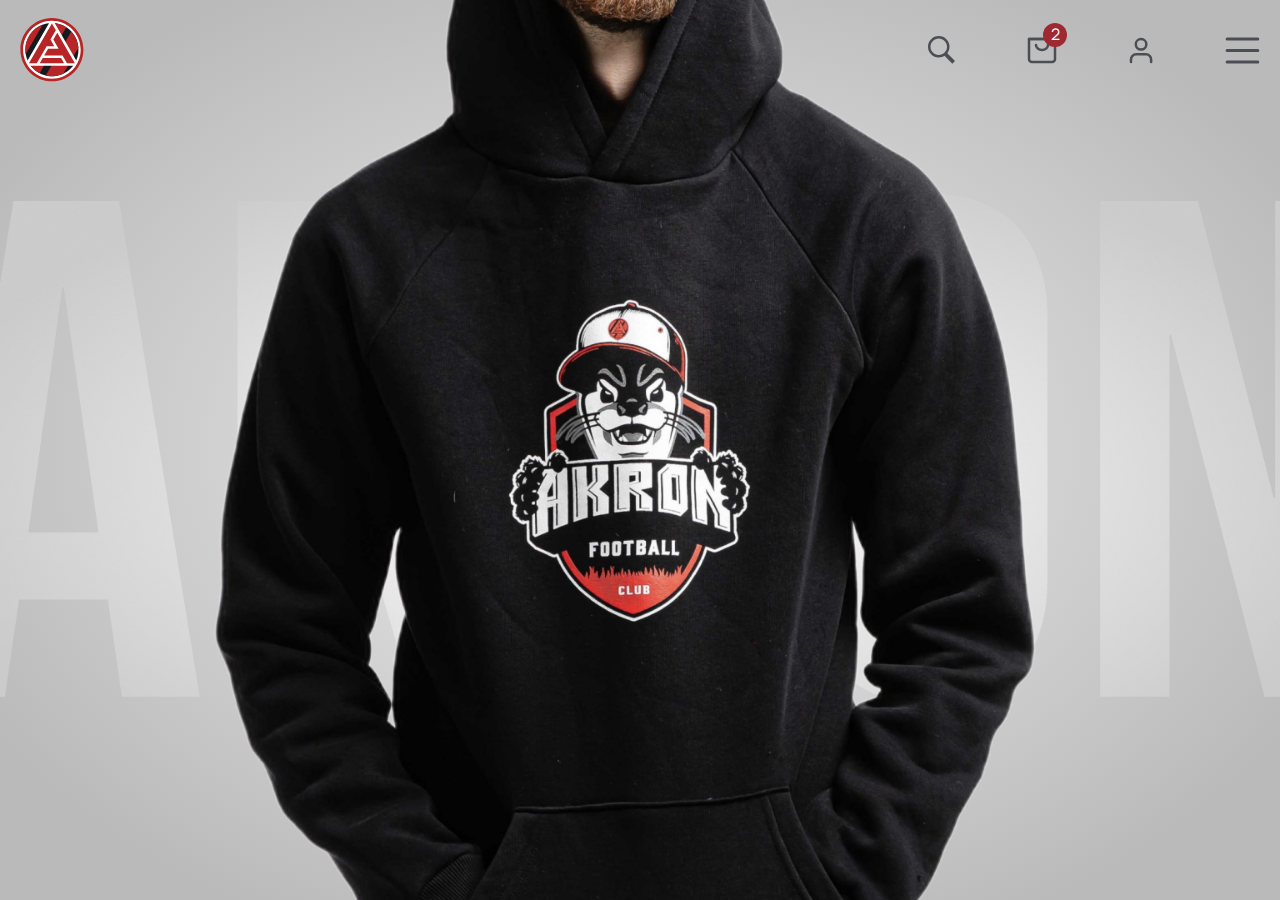
<file: index.html>
<!DOCTYPE html>
<html>
<head>
  <meta charset="utf-8">
  <title>Главная</title>
  <meta name="description" content="">
  <link rel="shortcut icon" href="img/favicon/favicon.ico" type="image/x-icon">
  <meta http-equiv="X-UA-Compatible" content="IE=Edge">
  <meta name="viewport" content="width=device-width, initial-scale=1, maximum-scale=1">
  <link rel="stylesheet" href="libs/bootstrap/bootstrap.min.css">
  <link rel="stylesheet" href="libs/swiper/swiper-bundle.min.css" />
  <link rel="stylesheet" href="libs/custom-select/custom-select.css">
  <link rel="stylesheet" href="css/common.css">
</head>
<body class="home">
  <div class="wrapper">
    <div class="section itop"></div>
    <header class="header">
      <div class="container-fluid">
        <div class="row g-0 -header-row">
          <div class="col-auto">
            <div class="header__logo">
              <a href="/" class="logotype"><img src="i/logo.svg" alt=""></a>
            </div>
          </div>
          <div class="col-auto">
            <div class="header__right">
              <div class="row -h-row">
                <div class="col-auto">
                  <div class="header__search">
                    <a href="#" class="search-link"></a>
                      <form class="form-inline search-form">
                        <input class="form-control" type="search" placeholder="Поиск..." aria-label="Search">
                        <button class="btn btn-search" type="submit"></button>
                        <button class="btn btn-close" type="button"></button>
                      </form>
                  </div>
                </div>
                <div class="col-auto">
                  <div class="header__basket">
                    <a href="#" class="basket-link">
                      <span class="basket-amount">2</span>
                    </a>
                  </div>
                </div>
                <div class="col-auto">
                  <div class="header__login">
                    <a href="#" class="user">
                      <span class="user-icon"></span>
                    </a>
                  </div>
                </div>
                <div class="col-auto">
                  <nav class="header__navbar navbar">
                    <button class="navbar-toggler btn -open-menu" type="button">
                      <span class="icon-toggle"></span>
                    </button>
                  </nav>
                </div>
              </div>
            </div>
          </div>
        </div>
        <div class="drop__menu">
          <div class="drop__wrap">
            <div class="drop__top">
              <div class="drop-top-row row">
                <div class="col-auto">
                  <div class="drop__logo">
                    <a href="/" class="logotype"><img src="i/logo.svg" alt=""></a>
                  </div>
                </div>
                <div class="col-auto">
                  <div class="drop__search">
                    <a href="#" class="search-link"></a>
                    <div class="search-wrap">
                      <form class="form-inline search-form">
                        <input class="form-control" type="search" placeholder="Поиск..." aria-label="Search">
                        <button class="btn btn-search" type="submit"></button>
                      </form>
                  </div>
                  </div>
                </div>
                <div class="col-auto">
                  <div class="drop__basket">
                    <a href="#" class="basket-link">
                      <span class="basket-amount">2</span>
                    </a>
                  </div>
                </div>
                <div class="col-auto">
                  <div class="drop__login">
                    <a href="#" class="user">
                      <span class="user-icon"></span>
                    </a>
                  </div>
                </div>
                <div class="col-auto">
                  <button class="navbar-close btn" type="button">
                    <span class="icon-close"></span>
                  </button>
                </div>
              </div>
            </div>
            <nav class="header__navbar navbar">
              <ul class="nav-menu -fs-20 -mns-b">
                <li class="nav-item">
                  <a class="nav-link" href="#">форма</a>
                </li>
                <li class="nav-item">
                  <a class="nav-link" href="#">экипировка</a>
                </li>
                <li class="nav-item">
                  <a class="nav-link" href="#">одежда</a>
                </li>
                <li class="nav-item">
                  <a class="nav-link" href="#">атрибутика</a>
                </li>
                <li class="nav-item">
                  <a class="nav-link" href="#">аксессуары</a>
                </li>
                <li class="nav-item">
                  <a class="nav-link" href="#">доставка и оплата</a>
                </li>
                <li class="nav-item">
                  <a class="nav-link" href="#">условия возврата</a>
                </li>
                <li class="nav-item">
                  <a class="nav-link" href="#">документы</a>
                </li>
                <li class="nav-item">
                  <a class="nav-link" href="#">билеты</a>
                </li>
                <li class="nav-item">
                  <a class="nav-link" href="#">контакты</a>
                </li>
              </ul>
            </nav>
            <div class="drop__bottom -mns-m -fs-14">
              <div class="drop-row">
                <a href="#" class="social-link -vk"></a>
                <a href="#" class="social-link -tg"></a>
                <a href="#" class="drop-logo">ФК Акрон</a>
              </div>
              <div class="drop-copy -white">© 2022 Футбольный клуб «Акрон»<br>
                Все права защищены</div>
            </div>
          </div>
        </div>
    </header>
    <main class="main p-0">
    
    </main>
    <footer class="footer p-0">
    </footer>
  </div>
  <button class="btn btn-top"></button>
  <script src="libs/bootstrap/bootstrap.min.js"></script>
  <script src="libs/swiper/swiper-bundle.min.js"></script>
  <script src="libs/custom-select/custom-select.min.js"></script>
  <script src="js/common.js"></script>
</body>
</html>
</file>
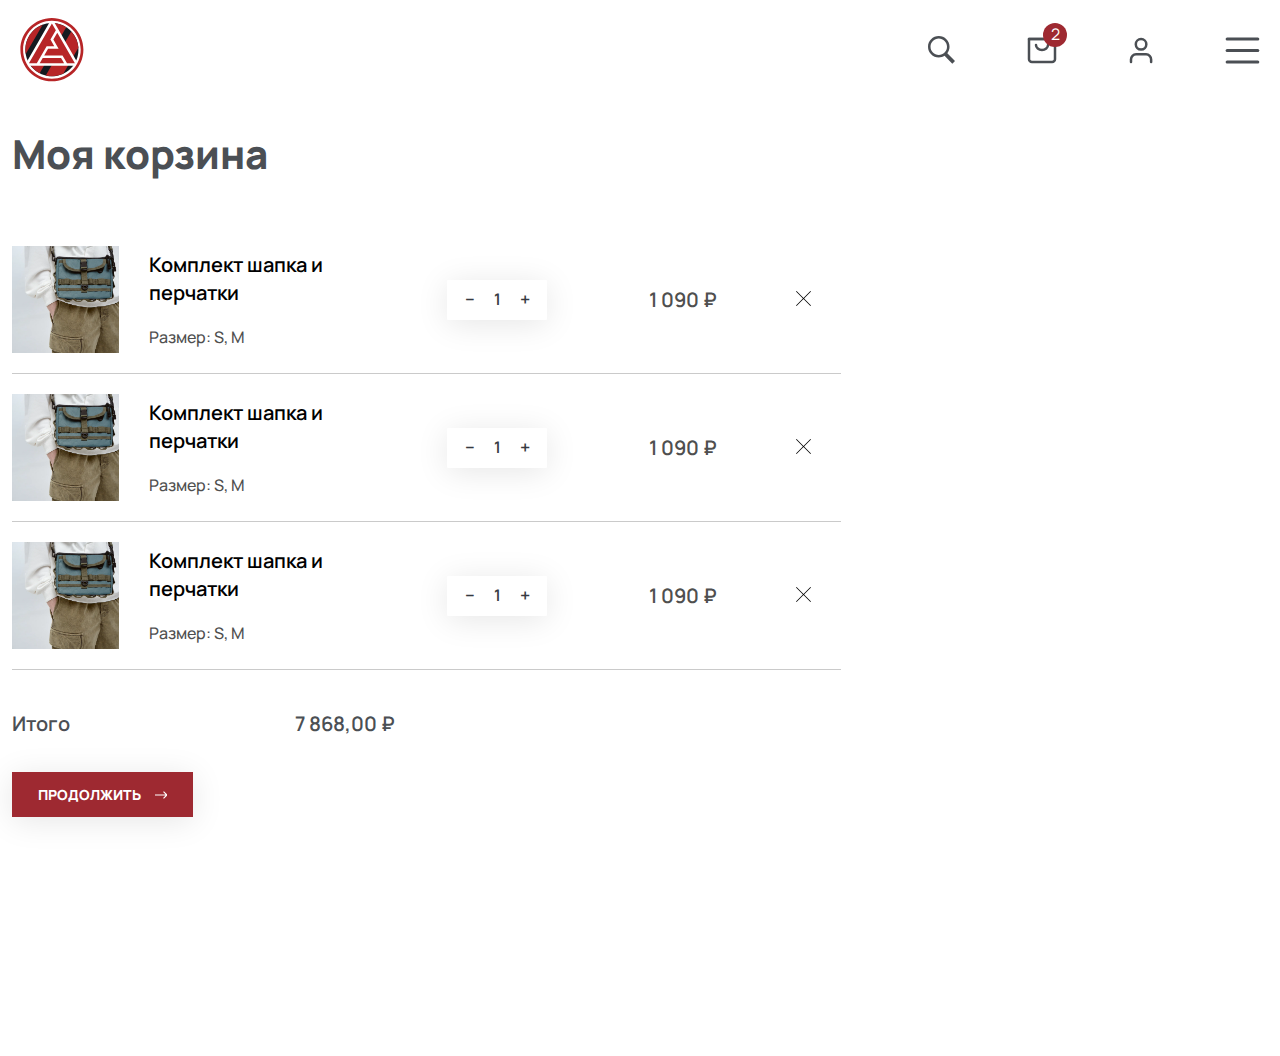
<file: basket.html>
<!DOCTYPE html>
<html>
<head>
  <meta charset="utf-8">
  <title>Корзина</title>
  <meta name="description" content="">
  <link rel="shortcut icon" href="img/favicon/favicon.ico" type="image/x-icon">
  <meta http-equiv="X-UA-Compatible" content="IE=Edge">
  <meta name="viewport" content="width=device-width, initial-scale=1, maximum-scale=1">
  <link rel="stylesheet" href="libs/bootstrap/bootstrap.min.css">
  <link rel="stylesheet" href="libs/swiper/swiper-bundle.min.css" />
  <link rel="stylesheet" href="libs/custom-select/custom-select.css">
  <link rel="stylesheet" href="css/common.css">
</head>
<body class="page">
  <div class="wrapper">
    <header class="header">
      <div class="container-fluid">
        <div class="row g-0 -header-row">
          <div class="col-auto">
            <div class="header__logo">
              <a href="/" class="logotype"><img src="i/logo.svg" alt=""></a>
            </div>
          </div>
          <div class="col-auto">
            <div class="header__right">
              <div class="row -h-row">
                <div class="col-auto">
                  <div class="header__search">
                    <a href="#" class="search-link"></a>
                      <form class="form-inline search-form">
                        <input class="form-control" type="search" placeholder="Поиск..." aria-label="Search">
                        <button class="btn btn-search" type="submit"></button>
                        <button class="btn btn-close" type="button"></button>
                      </form>
                  </div>
                </div>
                <div class="col-auto">
                  <div class="header__basket">
                    <a href="#" class="basket-link">
                      <span class="basket-amount">2</span>
                    </a>
                  </div>
                </div>
                <div class="col-auto">
                  <div class="header__login">
                    <a href="#" class="user">
                      <span class="user-icon"></span>
                    </a>
                  </div>
                </div>
                <div class="col-auto">
                  <nav class="header__navbar navbar">
                    <button class="navbar-toggler btn -open-menu" type="button">
                      <span class="icon-toggle"></span>
                    </button>
                  </nav>
                </div>
              </div>
            </div>
          </div>
        </div>
        <div class="drop__menu">
          <div class="drop__wrap">
            <div class="drop__top">
              <div class="drop-top-row row">
                <div class="col-auto">
                  <div class="drop__logo">
                    <a href="/" class="logotype"><img src="i/logo.svg" alt=""></a>
                  </div>
                </div>
                <div class="col-auto">
                  <div class="drop__search">
                    <a href="#" class="search-link"></a>
                    <div class="search-wrap">
                      <form class="form-inline search-form">
                        <input class="form-control" type="search" placeholder="Поиск..." aria-label="Search">
                        <button class="btn btn-search" type="submit"></button>
                      </form>
                  </div>
                  </div>
                </div>
                <div class="col-auto">
                  <div class="drop__basket">
                    <a href="#" class="basket-link">
                      <span class="basket-amount">2</span>
                    </a>
                  </div>
                </div>
                <div class="col-auto">
                  <div class="drop__login">
                    <a href="#" class="user">
                      <span class="user-icon"></span>
                    </a>
                  </div>
                </div>
                <div class="col-auto">
                  <button class="navbar-close btn" type="button">
                    <span class="icon-close"></span>
                  </button>
                </div>
              </div>
            </div>
            <nav class="header__navbar navbar">
              <ul class="nav-menu -fs-20 -mns-b">
                <li class="nav-item">
                  <a class="nav-link" href="#">форма</a>
                </li>
                <li class="nav-item">
                  <a class="nav-link" href="#">экипировка</a>
                </li>
                <li class="nav-item">
                  <a class="nav-link" href="#">одежда</a>
                </li>
                <li class="nav-item">
                  <a class="nav-link" href="#">атрибутика</a>
                </li>
                <li class="nav-item">
                  <a class="nav-link" href="#">аксессуары</a>
                </li>
                <li class="nav-item">
                  <a class="nav-link" href="#">доставка и оплата</a>
                </li>
                <li class="nav-item">
                  <a class="nav-link" href="#">условия возврата</a>
                </li>
                <li class="nav-item">
                  <a class="nav-link" href="#">документы</a>
                </li>
                <li class="nav-item">
                  <a class="nav-link" href="#">билеты</a>
                </li>
                <li class="nav-item">
                  <a class="nav-link" href="#">контакты</a>
                </li>
              </ul>
            </nav>
            <div class="drop__bottom -mns-m -fs-14">
              <div class="drop-row">
                <a href="#" class="social-link -vk"></a>
                <a href="#" class="social-link -tg"></a>
                <a href="#" class="drop-logo">ФК Акрон</a>
              </div>
              <div class="drop-copy -white">© 2022 Футбольный клуб «Акрон»<br>
                Все права защищены</div>
            </div>
          </div>
        </div>
    </header>
    <main class="main">
      <div class="section basket">
        <div class="container">
          <div class="section__title">
            <h1>Моя корзина</h1>
            <div class="row basket-row">
              <div class="col-lg-8">
                <div class="basket-table-wrap">
                  <table class="basket__table -fs-16">
                    <tbody>
                      <tr class="basket-item">
                        <td class="basket-cell">
                          <div class="basket__img">
                            <a href="#" class="basket-item-image-link">
                              <img alt="" src="i/product02.png">
                            </a>
                          </div>
                        </td>
                        <td class="basket-cell">
                          <a href="#" class="basket__name -fs-20 -mrp-sb">Комплект шапка и перчатки</a>
                          <div class="basket__art product-art -mrp-m">Размер: S, M</div>
                        </td>
                        <td class="basket-cell">
                          <div class="basket__quantity product__quantity">
                            <button class="quantity-minus" type="button" value="-1">−</button>
                            <input class="quantity-number" type="number" name="count" value="1">
                            <button class="quantity-plus" type="button" value="+1">+</button>
                          </div>
                        </td>
          
                        <td class="basket-cell">
                          <div class="basket__price">
                            <span class="price -fs-20 -mrp-sb">1 090 ₽</span>
                          </div>
                        </td>
                        <td class="basket-cell">
                          <button type="button" class="basket-remove"></button>
                        </td>
                      </tr>
                      <tr class="basket-item">
                        <td class="basket-cell">
                          <div class="basket__img">
                            <a href="#" class="basket-item-image-link">
                              <img alt="" src="i/product02.png">
                            </a>
                          </div>
                        </td>
                        <td class="basket-cell">
                          <a href="#" class="basket__name -fs-20 -mrp-sb">Комплект шапка и перчатки</a>
                          <div class="basket__art product-art -mrp-m">Размер: S, M</div>
                        </td>
                        <td class="basket-cell">
                          <div class="basket__quantity product__quantity">
                            <button class="quantity-minus" type="button" value="-1">−</button>
                            <input class="quantity-number" type="number" name="count" value="1">
                            <button class="quantity-plus" type="button" value="+1">+</button>
                          </div>
                        </td>
              
                        <td class="basket-cell">
                          <div class="basket__price">
                            <span class="price -fs-20 -mrp-sb">1 090 ₽</span>
                          </div>
                        </td>
                        <td class="basket-cell">
                          <button type="button" class="basket-remove"></button>
                        </td>
                      </tr>
                      <tr class="basket-item">
                        <td class="basket-cell">
                          <div class="basket__img">
                            <a href="#" class="basket-item-image-link">
                              <img alt="" src="i/product02.png">
                            </a>
                          </div>
                        </td>
                        <td class="basket-cell">
                          <a href="#" class="basket__name -fs-20 -mrp-sb">Комплект шапка и перчатки</a>
                          <div class="basket__art product-art -mrp-m">Размер: S, M</div>
                        </td>
                        <td class="basket-cell">
                          <div class="basket__quantity product__quantity">
                            <button class="quantity-minus" type="button" value="-1">−</button>
                            <input class="quantity-number" type="number" name="count" value="1">
                            <button class="quantity-plus" type="button" value="+1">+</button>
                          </div>
                        </td>
                        <td class="basket-cell">
                          <div class="basket__price">
                            <span class="price -fs-20 -mrp-sb">1 090 ₽</span>
                          </div>
                        </td>
                        <td class="basket-cell">
                          <button type="button" class="basket-remove"></button>
                        </td>
                      </tr>
                    </tbody>
                  </table>
                </div>
                <div class="basket__result">
              
                  <div class="row basket-result-row -fs-20 -mrp-sb">
                    <div class="col-7 col-sm-8">
                      <div class="basket-result-col">Итого</div>
                    </div>
                    <div class="col-5 col-sm-4">
                      <div class="basket-result-col">7 868,00 ₽</div>
                    </div>
                  </div>
                </div>
                <bottom class="btn btn-arrow">Продолжить</bottom>
              </div>
            </div>
            
          </div>
        </div>
      </div>
    </main>
    <footer class="footer">
      <div class="container">
        <div class="row -footer-row -mrp-m -fs-14">
          <div class="col-xl-3 -col-copy">
            <div class="copy">© 2022 Футбольный клуб «Акрон» <br>Все права защищены</div>
          </div>
          <div class="col-xl-6 -col-menu">
            <ul class="footer__menu">
              <li>
                <a href="#">Контакты</a>
              </li>
              <li>
                <a href="#">Доставка и оплата</a>
              </li>
              <li>
                <a href="#">Условия возврата</a>
              </li>
              <li>
                <a href="#">Документы</a>
              </li>
            </ul>
          </div>
          <div class="col-xl-3 -col-dev">
            <div class="dev">
              <div class="dev__text">Сделано руками</div>
              <a href="#" class="dev__logo"><img src="i/dev-logo.svg" alt=""></a>
            </div>
          </div>
        </div>
      </div>
    </footer>
  </div>
  <button class="btn btn-top"></button>
  <script src="libs/bootstrap/bootstrap.min.js"></script>
  <script src="libs/swiper/swiper-bundle.min.js"></script>
  <script src="libs/custom-select/custom-select.min.js"></script>
  <script src="js/common.js"></script>
</body>
</html>
</file>
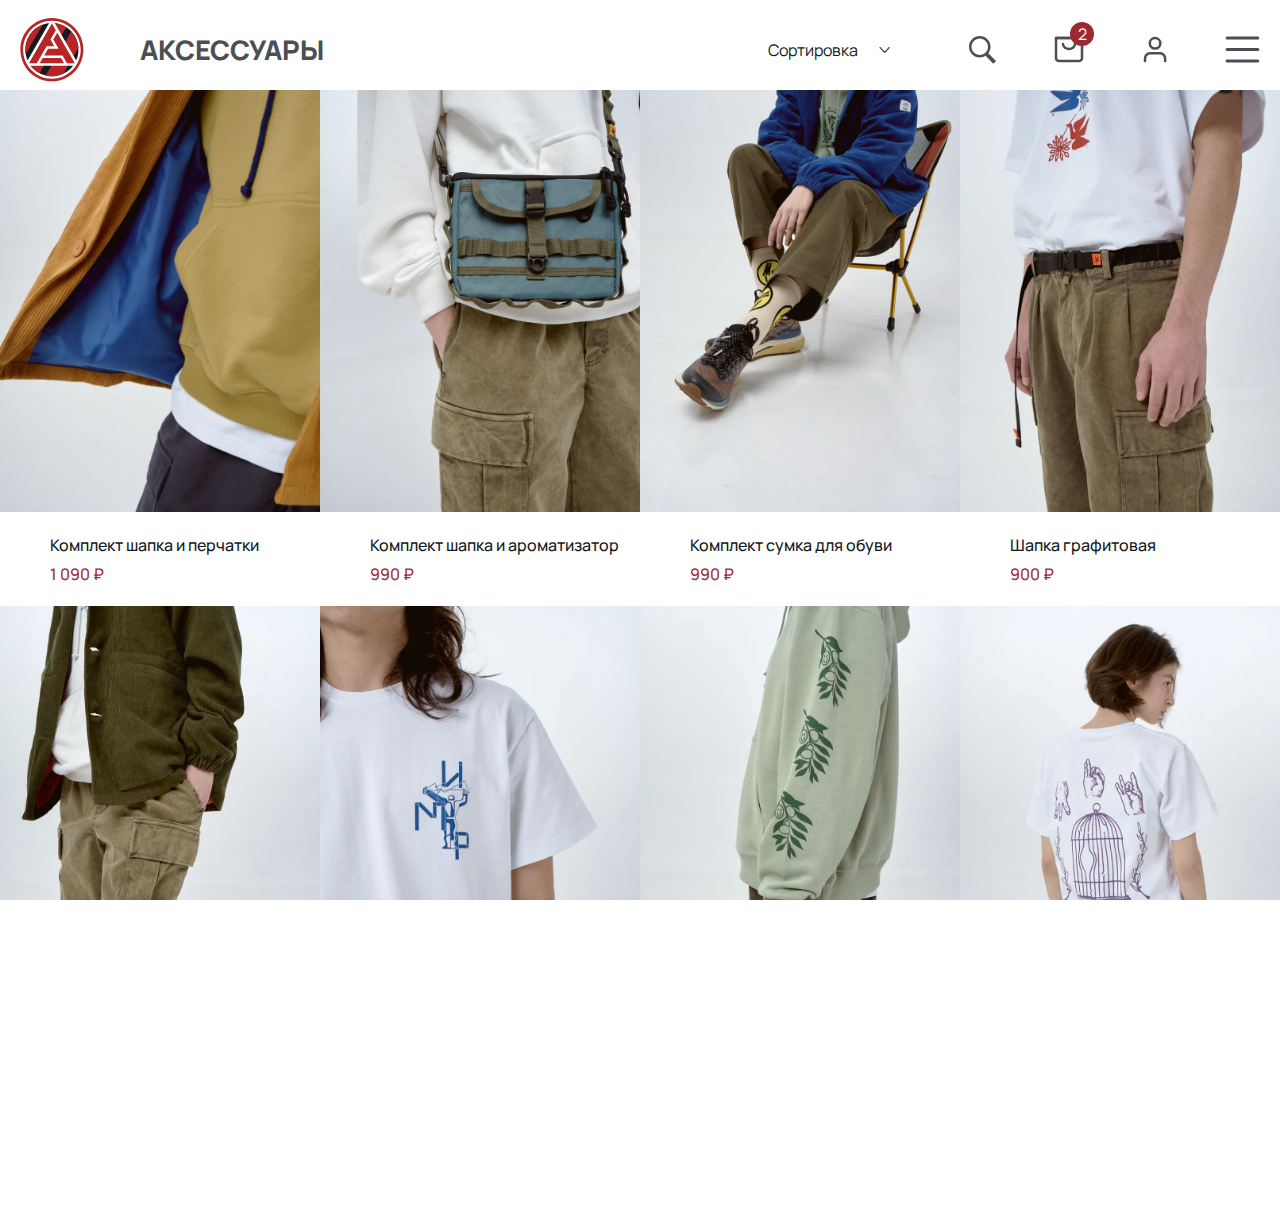
<file: category.html>
<!DOCTYPE html>
<html>
<head>
  <meta charset="utf-8">
  <title>Категория</title>
  <meta name="description" content="">
  <link rel="shortcut icon" href="img/favicon/favicon.ico" type="image/x-icon">
  <meta http-equiv="X-UA-Compatible" content="IE=Edge">
  <meta name="viewport" content="width=device-width, initial-scale=1, maximum-scale=1">
  <link rel="stylesheet" href="libs/bootstrap/bootstrap.min.css">
  <link rel="stylesheet" href="libs/swiper/swiper-bundle.min.css" />
  <link rel="stylesheet" href="libs/custom-select/custom-select.css">
  <link rel="stylesheet" href="css/common.css">
</head>
<body class="catalog">

  <div class="wrapper">
    <header class="header">
      <div class="container-fluid">
        <div class="row g-0 -header-row">
          <div class="col-auto">
            <div class="header__logo">
              <a href="/" class="logotype"><img src="i/logo.svg" alt=""></a>
            </div>
            <div class="header__title -fs-27 -mrp-exb">
              Аксессуары
            </div>
          </div>
          <div class="col-auto">
            <div class="header__right">
              <div class="row -h-row">
                <div class="col-auto -col-select">
                  <select class="custom-select sort">
                    <option value="1">Сортировка</option>
                    <option value="1">Сортировка</option>
                    <option value="1">Сортировка</option>
                  </select>
                </div>
                <div class="col-auto">
                  <div class="header__search">
                    <a href="#" class="search-link"></a>
                      <form class="form-inline search-form">
                        <input class="form-control" type="search" placeholder="Поиск..." aria-label="Search">
                        <button class="btn btn-search" type="submit"></button>
                        <button class="btn btn-close" type="button"></button>
                      </form>
                  </div>
                </div>
                <div class="col-auto">
                  <div class="header__basket">
                    <a href="#" class="basket-link">
                      <span class="basket-amount">2</span>
                    </a>
                  </div>
                </div>
                <div class="col-auto">
                  <div class="header__login">
                    <a href="#" class="user">
                      <span class="user-icon"></span>
                    </a>
                  </div>
                </div>
                <div class="col-auto">
                  <nav class="header__navbar navbar">
                    <button class="navbar-toggler btn -open-menu" type="button">
                      <span class="icon-toggle"></span>
                    </button>
                  </nav>
                </div>
              </div>
            </div>
          </div>
        </div>
        <div class="drop__menu">
          <div class="drop__wrap">
            <div class="drop__top">
              <div class="drop-top-row row">
                <div class="col-auto">
                  <div class="drop__logo">
                    <a href="/" class="logotype"><img src="i/logo.svg" alt=""></a>
                  </div>
                </div>
                <div class="col-auto">
                  <div class="drop__search">
                    <a href="#" class="search-link"></a>
                    <div class="search-wrap">
                      <form class="form-inline search-form">
                        <input class="form-control" type="search" placeholder="Поиск..." aria-label="Search">
                        <button class="btn btn-search" type="submit"></button>
                      </form>
                  </div>
                  </div>
                </div>
                <div class="col-auto">
                  <div class="drop__basket">
                    <a href="#" class="basket-link">
                      <span class="basket-amount">2</span>
                    </a>
                  </div>
                </div>
                <div class="col-auto">
                  <div class="drop__login">
                    <a href="#" class="user">
                      <span class="user-icon"></span>
                    </a>
                  </div>
                </div>
                <div class="col-auto">
                  <button class="navbar-close btn" type="button">
                    <span class="icon-close"></span>
                  </button>
                </div>
              </div>
            </div>
            <nav class="header__navbar navbar">
              <ul class="nav-menu -fs-20 -mns-b">
                <li class="nav-item">
                  <a class="nav-link" href="#">форма</a>
                </li>
                <li class="nav-item">
                  <a class="nav-link" href="#">экипировка</a>
                </li>
                <li class="nav-item">
                  <a class="nav-link" href="#">одежда</a>
                </li>
                <li class="nav-item">
                  <a class="nav-link" href="#">атрибутика</a>
                </li>
                <li class="nav-item">
                  <a class="nav-link" href="#">аксессуары</a>
                </li>
                <li class="nav-item">
                  <a class="nav-link" href="#">доставка и оплата</a>
                </li>
                <li class="nav-item">
                  <a class="nav-link" href="#">условия возврата</a>
                </li>
                <li class="nav-item">
                  <a class="nav-link" href="#">документы</a>
                </li>
                <li class="nav-item">
                  <a class="nav-link" href="#">билеты</a>
                </li>
                <li class="nav-item">
                  <a class="nav-link" href="#">контакты</a>
                </li>
              </ul>
            </nav>
            <div class="drop__bottom -mns-m -fs-14">
              <div class="drop-row">
                <a href="#" class="social-link -vk"></a>
                <a href="#" class="social-link -tg"></a>
                <a href="#" class="drop-logo">ФК Акрон</a>
              </div>
              <div class="drop-copy -white">© 2022 Футбольный клуб «Акрон»<br>
                Все права защищены</div>
            </div>
          </div>
        </div>
    </header>
    <main class="main">
      <div class="products">
        <div class="container-fluid">
          <div class="row -products-row g-0">
            <div class="col-6 col-xl-3 col-lg-4 col-md-6">
              <div class="products__item -mrp-m">
                <a href="#" class="products__img">
                  <img src="i/product01.png" alt="">
                </a>
                <div class="products__title">Комплект шапка и перчатки</div>
                <div class="products__price -red">1 090 ₽</div>
              </div>
            </div>
            <div class="col-6 col-xl-3 col-lg-4 col-md-6">
              <div class="products__item -mrp-m">
                <a href="#" class="products__img">
                  <img src="i/product02.png" alt="">
                </a>
                <div class="products__title">Комплект шапка и ароматизатор</div>
                <div class="products__price -red">990 ₽</div>
              </div>
            </div>
            <div class="col-6 col-xl-3 col-lg-4 col-md-6">
              <div class="products__item -mrp-m">
                <a href="#" class="products__img">
                  <img src="i/product03.png" alt="">
                </a>
                <div class="products__title">Комплект сумка для обуви</div>
                <div class="products__price -red">990 ₽</div>
              </div>
            </div>
            <div class="col-6 col-xl-3 col-lg-4 col-md-6">
              <div class="products__item -mrp-m">
                <a href="#" class="products__img">
                  <img src="i/product04.png" alt="">
                </a>
                <div class="products__title">Шапка графитовая</div>
                <div class="products__price -red">900 ₽</div>
              </div>
            </div>
            <div class="col-6 col-xl-3 col-lg-4 col-md-6">
              <div class="products__item -mrp-m">
                <a href="#" class="products__img">
                  <img src="i/product05.png" alt="">
                </a>
                <div class="products__title">Комплект шапка и перчатки</div>
                <div class="products__price -red">1 090 ₽</div>
              </div>
            </div>
            <div class="col-6 col-xl-3 col-lg-4 col-md-6">
              <div class="products__item -mrp-m">
                <a href="#" class="products__img">
                  <img src="i/product06.png" alt="">
                </a>
                <div class="products__title">Комплект шапка и ароматизатор</div>
                <div class="products__price -red">990 ₽</div>
              </div>
            </div>
            <div class="col-6 col-xl-3 col-lg-4 col-md-6">
              <div class="products__item -mrp-m">
                <a href="#" class="products__img">
                  <img src="i/product07.png" alt="">
                </a>
                <div class="products__title">Комплект шапка и ароматизатор</div>
                <div class="products__price -red">990 ₽</div>
              </div>
            </div>
            <div class="col-6 col-xl-3 col-lg-4 col-md-6">
              <div class="products__item -mrp-m">
                <a href="#" class="products__img">
                  <img src="i/product08.png" alt="">
                </a>
                <div class="products__title">Шапка графитовая</div>
                <div class="products__price -red">900 ₽</div>
              </div>
            </div>
          </div>
        </div>
      </div>
    </main>
    <footer class="footer">
      <div class="container">
        <div class="row -footer-row -mrp-m -fs-14">
          <div class="col-xl-3 -col-copy">
            <div class="copy">© 2022 Футбольный клуб «Акрон» <br>Все права защищены</div>
          </div>
          <div class="col-xl-6 -col-menu">
            <ul class="footer__menu">
              <li>
                <a href="#">Контакты</a>
              </li>
              <li>
                <a href="#">Доставка и оплата</a>
              </li>
              <li>
                <a href="#">Условия возврата</a>
              </li>
              <li>
                <a href="#">Документы</a>
              </li>
            </ul>
          </div>
          <div class="col-xl-3 -col-dev">
            <div class="dev">
              <div class="dev__text">Сделано руками</div>
              <a href="#" class="dev__logo"><img src="i/dev-logo.svg" alt=""></a>
            </div>
          </div>
        </div>
      </div>
    </footer>
  </div>
  <button class="btn btn-top"></button>
  <script src="libs/bootstrap/bootstrap.min.js"></script>
  <script src="libs/swiper/swiper-bundle.min.js"></script>
  <script src="libs/custom-select/custom-select.min.js"></script>
  <script src="js/common.js"></script>
</body>
</html>
</file>
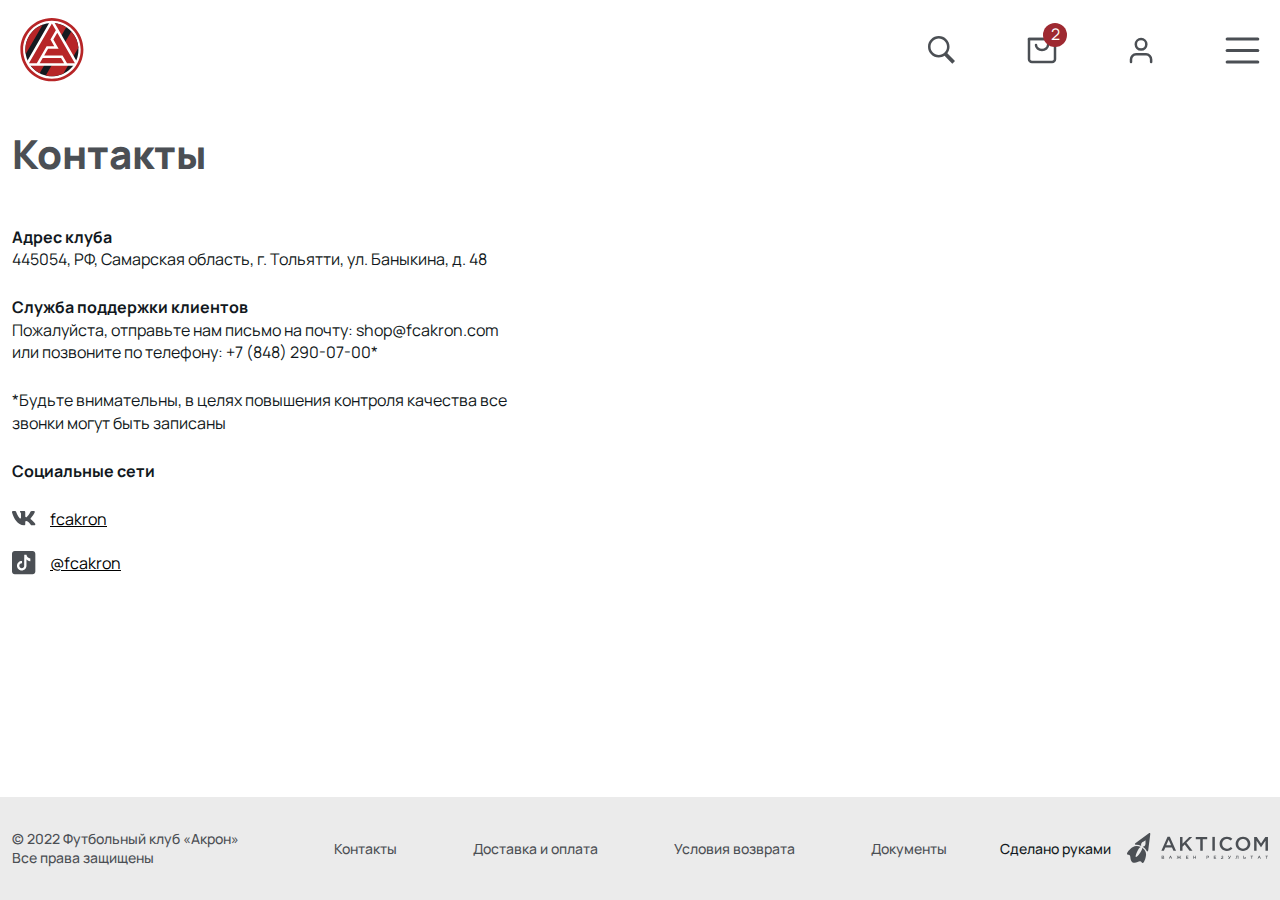
<file: contacts.html>
<!DOCTYPE html>
<html>
<head>
  <meta charset="utf-8">
  <title>Контакты</title>
  <meta name="description" content="">
  <link rel="shortcut icon" href="img/favicon/favicon.ico" type="image/x-icon">
  <meta http-equiv="X-UA-Compatible" content="IE=Edge">
  <meta name="viewport" content="width=device-width, initial-scale=1, maximum-scale=1">
  <link rel="stylesheet" href="libs/bootstrap/bootstrap.min.css">
  <link rel="stylesheet" href="libs/swiper/swiper-bundle.min.css" />
  <link rel="stylesheet" href="libs/custom-select/custom-select.css">
  <link rel="stylesheet" href="css/common.css">
</head>
<body class="page">
  <div class="wrapper">
    <header class="header">
      <div class="container-fluid">
        <div class="row g-0 -header-row">
          <div class="col-auto">
            <div class="header__logo">
              <a href="/" class="logotype"><img src="i/logo.svg" alt=""></a>
            </div>
          </div>
          <div class="col-auto">
            <div class="header__right">
              <div class="row -h-row">
                <div class="col-auto">
                  <div class="header__search">
                    <a href="#" class="search-link"></a>
                      <form class="form-inline search-form">
                        <input class="form-control" type="search" placeholder="Поиск..." aria-label="Search">
                        <button class="btn btn-search" type="submit"></button>
                        <button class="btn btn-close" type="button"></button>
                      </form>
                  </div>
                </div>
                <div class="col-auto">
                  <div class="header__basket">
                    <a href="#" class="basket-link">
                      <span class="basket-amount">2</span>
                    </a>
                  </div>
                </div>
                <div class="col-auto">
                  <div class="header__login">
                    <a href="#" class="user">
                      <span class="user-icon"></span>
                    </a>
                  </div>
                </div>
                <div class="col-auto">
                  <nav class="header__navbar navbar">
                    <button class="navbar-toggler btn -open-menu" type="button">
                      <span class="icon-toggle"></span>
                    </button>
                  </nav>
                </div>
              </div>
            </div>
          </div>
        </div>
        <div class="drop__menu">
          <div class="drop__wrap">
            <div class="drop__top">
              <div class="drop-top-row row">
                <div class="col-auto">
                  <div class="drop__logo">
                    <a href="/" class="logotype"><img src="i/logo.svg" alt=""></a>
                  </div>
                </div>
                <div class="col-auto">
                  <div class="drop__search">
                    <a href="#" class="search-link"></a>
                    <div class="search-wrap">
                      <form class="form-inline search-form">
                        <input class="form-control" type="search" placeholder="Поиск..." aria-label="Search">
                        <button class="btn btn-search" type="submit"></button>
                      </form>
                  </div>
                  </div>
                </div>
                <div class="col-auto">
                  <div class="drop__basket">
                    <a href="#" class="basket-link">
                      <span class="basket-amount">2</span>
                    </a>
                  </div>
                </div>
                <div class="col-auto">
                  <div class="drop__login">
                    <a href="#" class="user">
                      <span class="user-icon"></span>
                    </a>
                  </div>
                </div>
                <div class="col-auto">
                  <button class="navbar-close btn" type="button">
                    <span class="icon-close"></span>
                  </button>
                </div>
              </div>
            </div>
            <nav class="header__navbar navbar">
              <ul class="nav-menu -fs-20 -mns-b">
                <li class="nav-item">
                  <a class="nav-link" href="#">форма</a>
                </li>
                <li class="nav-item">
                  <a class="nav-link" href="#">экипировка</a>
                </li>
                <li class="nav-item">
                  <a class="nav-link" href="#">одежда</a>
                </li>
                <li class="nav-item">
                  <a class="nav-link" href="#">атрибутика</a>
                </li>
                <li class="nav-item">
                  <a class="nav-link" href="#">аксессуары</a>
                </li>
                <li class="nav-item">
                  <a class="nav-link" href="#">доставка и оплата</a>
                </li>
                <li class="nav-item">
                  <a class="nav-link" href="#">условия возврата</a>
                </li>
                <li class="nav-item">
                  <a class="nav-link" href="#">документы</a>
                </li>
                <li class="nav-item">
                  <a class="nav-link" href="#">билеты</a>
                </li>
                <li class="nav-item">
                  <a class="nav-link" href="#">контакты</a>
                </li>
              </ul>
            </nav>
            <div class="drop__bottom -mns-m -fs-14">
              <div class="drop-row">
                <a href="#" class="social-link -vk"></a>
                <a href="#" class="social-link -tg"></a>
                <a href="#" class="drop-logo">ФК Акрон</a>
              </div>
              <div class="drop-copy -white">© 2022 Футбольный клуб «Акрон»<br>
                Все права защищены</div>
            </div>
          </div>
        </div>
    </header>
    <main class="main">
      <div class="section contacts">
        <div class="container">
          <div class="section__title">
            <h1>Контакты</h1>
          </div>
          <div class="section__wrap">
            <div class="row">
              <div class="col-lg-5">
                <p><strong>Адрес клуба</strong><br>
                  445054, РФ, Самарская область, г. Тольятти, ул. Баныкина, д. 48</p>
                <p><strong>Служба поддержки клиентов</strong><br>
                Пожалуйста, отправьте нам письмо на почту: shop@fcakron.com или позвоните по телефону: +7 (848) 290-07-00*</p>

                <p>*Будьте внимательны, в целях повышения контроля качества все звонки могут быть записаны</p>
                <p><strong>Социальные сети</strong></p>
                <div class="social">
                  <a href="#" class="social-item -vk">fcakron</a>
                  <a href="#" class="social-item -tt">@fcakron </a>
                </div>
              </div>
            </div>
          </div>
        </div>
      </div>
    </main>
    <footer class="footer">
      <div class="container">
        <div class="row -footer-row -mrp-m -fs-14">
          <div class="col-xl-3 -col-copy">
            <div class="copy">© 2022 Футбольный клуб «Акрон» <br>Все права защищены</div>
          </div>
          <div class="col-xl-6 -col-menu">
            <ul class="footer__menu">
              <li>
                <a href="#">Контакты</a>
              </li>
              <li>
                <a href="#">Доставка и оплата</a>
              </li>
              <li>
                <a href="#">Условия возврата</a>
              </li>
              <li>
                <a href="#">Документы</a>
              </li>
            </ul>
          </div>
          <div class="col-xl-3 -col-dev">
            <div class="dev">
              <div class="dev__text">Сделано руками</div>
              <a href="#" class="dev__logo"><img src="i/dev-logo.svg" alt=""></a>
            </div>
          </div>
        </div>
      </div>
    </footer>
  </div>
  <button class="btn btn-top"></button>
  <script src="libs/bootstrap/bootstrap.min.js"></script>
  <script src="libs/swiper/swiper-bundle.min.js"></script>
  <script src="libs/custom-select/custom-select.min.js"></script>
  <script src="js/common.js"></script>
</body>
</html>
</file>
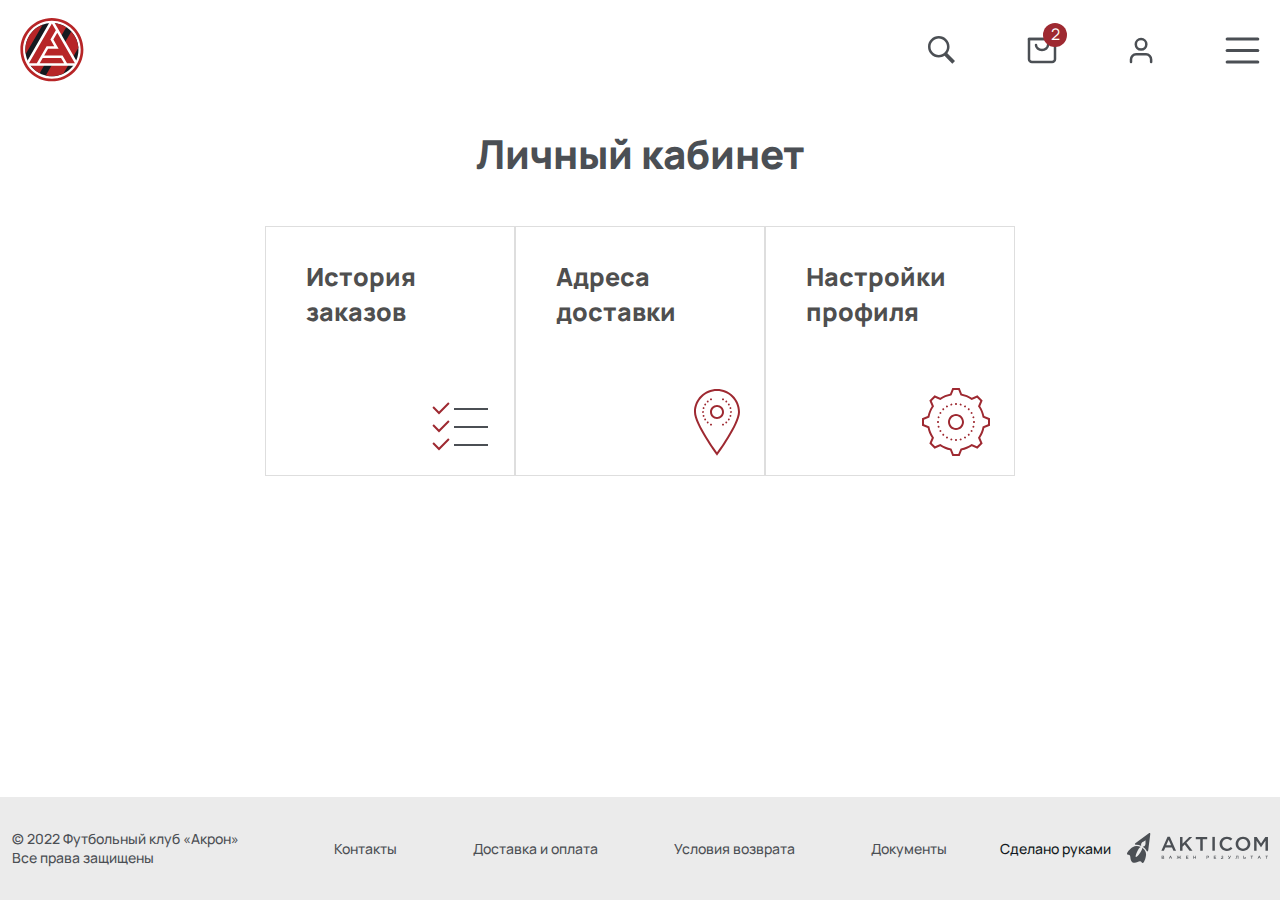
<file: lk.html>
<!DOCTYPE html>
<html>
<head>
  <meta charset="utf-8">
  <title>Личный кабинет</title>
  <meta name="description" content="">
  <link rel="shortcut icon" href="img/favicon/favicon.ico" type="image/x-icon">
  <meta http-equiv="X-UA-Compatible" content="IE=Edge">
  <meta name="viewport" content="width=device-width, initial-scale=1, maximum-scale=1">
  <link rel="stylesheet" href="libs/bootstrap/bootstrap.min.css">
  <link rel="stylesheet" href="libs/swiper/swiper-bundle.min.css" />
  <link rel="stylesheet" href="libs/custom-select/custom-select.css">
  <link rel="stylesheet" href="css/common.css">
</head>
<body class="page">
  <div class="wrapper">
    <header class="header">
      <div class="container-fluid">
        <div class="row g-0 -header-row">
          <div class="col-auto">
            <div class="header__logo">
              <a href="/" class="logotype"><img src="i/logo.svg" alt=""></a>
            </div>
          </div>
          <div class="col-auto">
            <div class="header__right">
              <div class="row -h-row">
                <div class="col-auto">
                  <div class="header__search">
                    <a href="#" class="search-link"></a>
                      <form class="form-inline search-form">
                        <input class="form-control" type="search" placeholder="Поиск..." aria-label="Search">
                        <button class="btn btn-search" type="submit"></button>
                        <button class="btn btn-close" type="button"></button>
                      </form>
                  </div>
                </div>
                <div class="col-auto">
                  <div class="header__basket">
                    <a href="#" class="basket-link">
                      <span class="basket-amount">2</span>
                    </a>
                  </div>
                </div>
                <div class="col-auto">
                  <div class="header__login">
                    <a href="#" class="user">
                      <span class="user-icon"></span>
                    </a>
                  </div>
                </div>
                <div class="col-auto">
                  <nav class="header__navbar navbar">
                    <button class="navbar-toggler btn -open-menu" type="button">
                      <span class="icon-toggle"></span>
                    </button>
                  </nav>
                </div>
              </div>
            </div>
          </div>
        </div>
        <div class="drop__menu">
          <div class="drop__wrap">
            <div class="drop__top">
              <div class="drop-top-row row">
                <div class="col-auto">
                  <div class="drop__logo">
                    <a href="/" class="logotype"><img src="i/logo.svg" alt=""></a>
                  </div>
                </div>
                <div class="col-auto">
                  <div class="drop__search">
                    <a href="#" class="search-link"></a>
                    <div class="search-wrap">
                      <form class="form-inline search-form">
                        <input class="form-control" type="search" placeholder="Поиск..." aria-label="Search">
                        <button class="btn btn-search" type="submit"></button>
                      </form>
                  </div>
                  </div>
                </div>
                <div class="col-auto">
                  <div class="drop__basket">
                    <a href="#" class="basket-link">
                      <span class="basket-amount">2</span>
                    </a>
                  </div>
                </div>
                <div class="col-auto">
                  <div class="drop__login">
                    <a href="#" class="user">
                      <span class="user-icon"></span>
                    </a>
                  </div>
                </div>
                <div class="col-auto">
                  <button class="navbar-close btn" type="button">
                    <span class="icon-close"></span>
                  </button>
                </div>
              </div>
            </div>
            <nav class="header__navbar navbar">
              <ul class="nav-menu -fs-20 -mns-b">
                <li class="nav-item">
                  <a class="nav-link" href="#">форма</a>
                </li>
                <li class="nav-item">
                  <a class="nav-link" href="#">экипировка</a>
                </li>
                <li class="nav-item">
                  <a class="nav-link" href="#">одежда</a>
                </li>
                <li class="nav-item">
                  <a class="nav-link" href="#">атрибутика</a>
                </li>
                <li class="nav-item">
                  <a class="nav-link" href="#">аксессуары</a>
                </li>
                <li class="nav-item">
                  <a class="nav-link" href="#">доставка и оплата</a>
                </li>
                <li class="nav-item">
                  <a class="nav-link" href="#">условия возврата</a>
                </li>
                <li class="nav-item">
                  <a class="nav-link" href="#">документы</a>
                </li>
                <li class="nav-item">
                  <a class="nav-link" href="#">билеты</a>
                </li>
                <li class="nav-item">
                  <a class="nav-link" href="#">контакты</a>
                </li>
              </ul>
            </nav>
            <div class="drop__bottom -mns-m -fs-14">
              <div class="drop-row">
                <a href="#" class="social-link -vk"></a>
                <a href="#" class="social-link -tg"></a>
                <a href="#" class="drop-logo">ФК Акрон</a>
              </div>
              <div class="drop-copy -white">© 2022 Футбольный клуб «Акрон»<br>
                Все права защищены</div>
            </div>
          </div>
        </div>
    </header>
    <main class="main">
      <div class="section profile">
        <div class="container">
          <div class="section__title">
            <h1>Личный кабинет</h1>
          </div>
          <div class="profile-row">
            <a href="#" class="profile-item -history">
              <div class="profile-title -fs-25 -mrp-exb">История заказов</div>
            </a>
            <a href="#" class="profile-item -delivery">
              <div class="profile-title -fs-25 -mrp-exb">Адреса доставки</div>
            </a>
            <a href="#" class="profile-item -settings">
              <div class="profile-title -fs-25 -mrp-exb">Настройки профиля</div>
            </a>
          </div>
        </div>
      </div>
    </main>
    <footer class="footer">
      <div class="container">
        <div class="row -footer-row -mrp-m -fs-14">
          <div class="col-xl-3 -col-copy">
            <div class="copy">© 2022 Футбольный клуб «Акрон» <br>Все права защищены</div>
          </div>
          <div class="col-xl-6 -col-menu">
            <ul class="footer__menu">
              <li>
                <a href="#">Контакты</a>
              </li>
              <li>
                <a href="#">Доставка и оплата</a>
              </li>
              <li>
                <a href="#">Условия возврата</a>
              </li>
              <li>
                <a href="#">Документы</a>
              </li>
            </ul>
          </div>
          <div class="col-xl-3 -col-dev">
            <div class="dev">
              <div class="dev__text">Сделано руками</div>
              <a href="#" class="dev__logo"><img src="i/dev-logo.svg" alt=""></a>
            </div>
          </div>
        </div>
      </div>
    </footer>
  </div>
  <button class="btn btn-top"></button>
  <script src="libs/bootstrap/bootstrap.min.js"></script>
  <script src="libs/swiper/swiper-bundle.min.js"></script>
  <script src="libs/custom-select/custom-select.min.js"></script>
  <script src="js/common.js"></script>
</body>
</html>
</file>
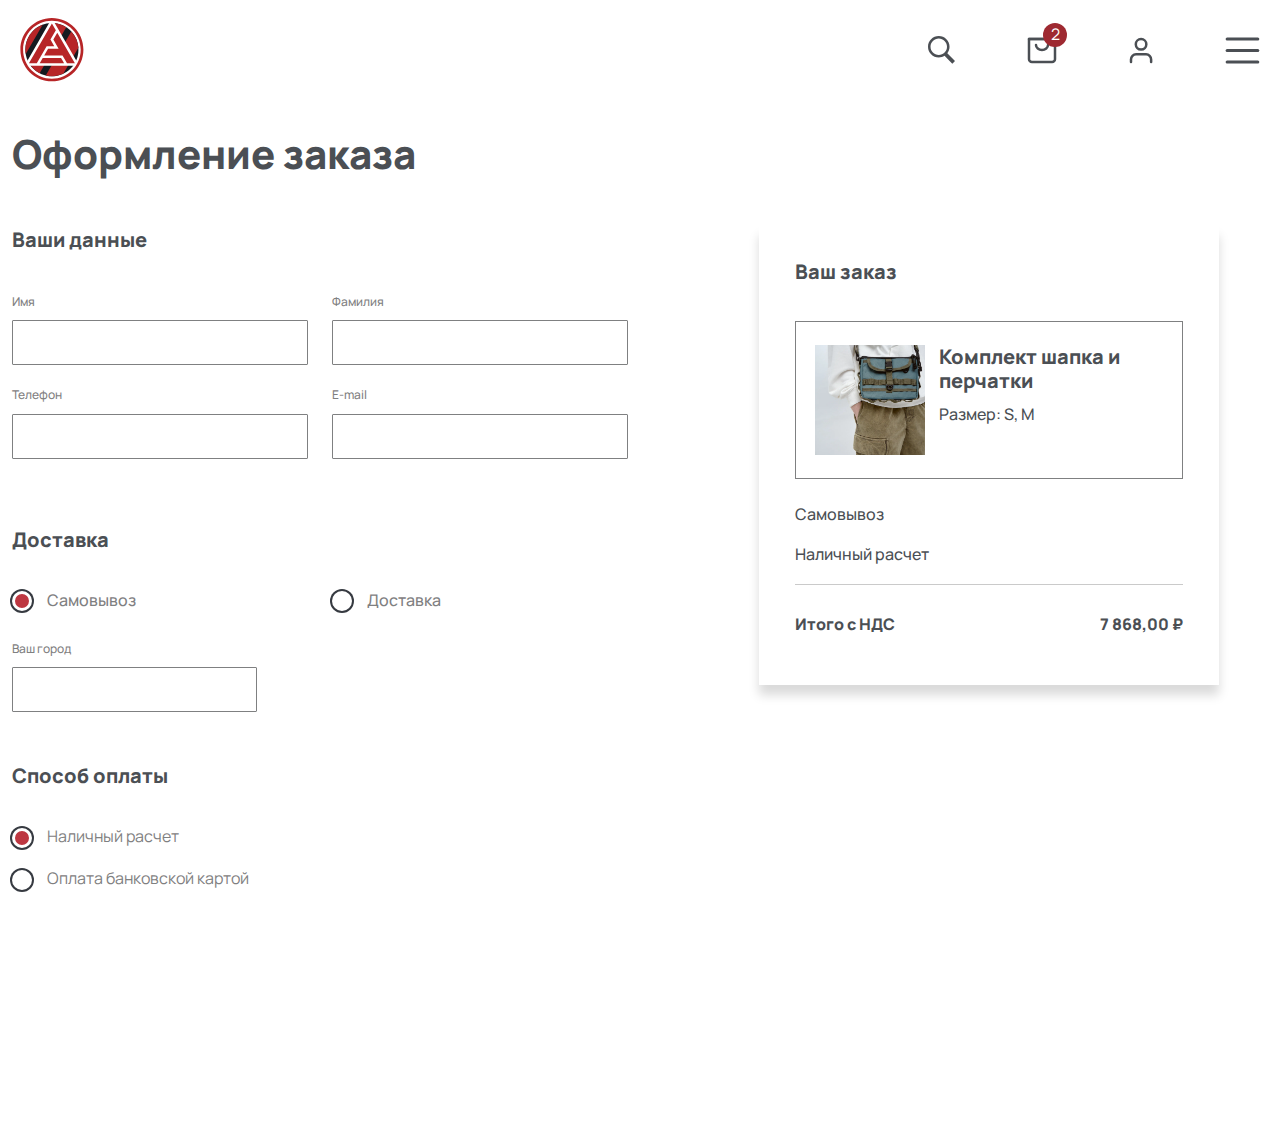
<file: order.html>
<!DOCTYPE html>
<html>
<head>
  <meta charset="utf-8">
  <title>Оформление заказа</title>
  <meta name="description" content="">
  <link rel="shortcut icon" href="img/favicon/favicon.ico" type="image/x-icon">
  <meta http-equiv="X-UA-Compatible" content="IE=Edge">
  <meta name="viewport" content="width=device-width, initial-scale=1, maximum-scale=1">
  <link rel="stylesheet" href="libs/bootstrap/bootstrap.min.css">
  <link rel="stylesheet" href="libs/swiper/swiper-bundle.min.css" />
  <link rel="stylesheet" href="libs/custom-select/custom-select.css">
  <link rel="stylesheet" href="css/common.css">
</head>
<body class="page">
  <div class="wrapper">
    <header class="header">
      <div class="container-fluid">
        <div class="row g-0 -header-row">
          <div class="col-auto">
            <div class="header__logo">
              <a href="/" class="logotype"><img src="i/logo.svg" alt=""></a>
            </div>
          </div>
          <div class="col-auto">
            <div class="header__right">
              <div class="row -h-row">
                <div class="col-auto">
                  <div class="header__search">
                    <a href="#" class="search-link"></a>
                      <form class="form-inline search-form">
                        <input class="form-control" type="search" placeholder="Поиск..." aria-label="Search">
                        <button class="btn btn-search" type="submit"></button>
                        <button class="btn btn-close" type="button"></button>
                      </form>
                  </div>
                </div>
                <div class="col-auto">
                  <div class="header__basket">
                    <a href="#" class="basket-link">
                      <span class="basket-amount">2</span>
                    </a>
                  </div>
                </div>
                <div class="col-auto">
                  <div class="header__login">
                    <a href="#" class="user">
                      <span class="user-icon"></span>
                    </a>
                  </div>
                </div>
                <div class="col-auto">
                  <nav class="header__navbar navbar">
                    <button class="navbar-toggler btn -open-menu" type="button">
                      <span class="icon-toggle"></span>
                    </button>
                  </nav>
                </div>
              </div>
            </div>
          </div>
        </div>
        <div class="drop__menu">
          <div class="drop__wrap">
            <div class="drop__top">
              <div class="drop-top-row row">
                <div class="col-auto">
                  <div class="drop__logo">
                    <a href="/" class="logotype"><img src="i/logo.svg" alt=""></a>
                  </div>
                </div>
                <div class="col-auto">
                  <div class="drop__search">
                    <a href="#" class="search-link"></a>
                    <div class="search-wrap">
                      <form class="form-inline search-form">
                        <input class="form-control" type="search" placeholder="Поиск..." aria-label="Search">
                        <button class="btn btn-search" type="submit"></button>
                      </form>
                  </div>
                  </div>
                </div>
                <div class="col-auto">
                  <div class="drop__basket">
                    <a href="#" class="basket-link">
                      <span class="basket-amount">2</span>
                    </a>
                  </div>
                </div>
                <div class="col-auto">
                  <div class="drop__login">
                    <a href="#" class="user">
                      <span class="user-icon"></span>
                    </a>
                  </div>
                </div>
                <div class="col-auto">
                  <button class="navbar-close btn" type="button">
                    <span class="icon-close"></span>
                  </button>
                </div>
              </div>
            </div>
            <nav class="header__navbar navbar">
              <ul class="nav-menu -fs-20 -mns-b">
                <li class="nav-item">
                  <a class="nav-link" href="#">форма</a>
                </li>
                <li class="nav-item">
                  <a class="nav-link" href="#">экипировка</a>
                </li>
                <li class="nav-item">
                  <a class="nav-link" href="#">одежда</a>
                </li>
                <li class="nav-item">
                  <a class="nav-link" href="#">атрибутика</a>
                </li>
                <li class="nav-item">
                  <a class="nav-link" href="#">аксессуары</a>
                </li>
                <li class="nav-item">
                  <a class="nav-link" href="#">доставка и оплата</a>
                </li>
                <li class="nav-item">
                  <a class="nav-link" href="#">условия возврата</a>
                </li>
                <li class="nav-item">
                  <a class="nav-link" href="#">документы</a>
                </li>
                <li class="nav-item">
                  <a class="nav-link" href="#">билеты</a>
                </li>
                <li class="nav-item">
                  <a class="nav-link" href="#">контакты</a>
                </li>
              </ul>
            </nav>
            <div class="drop__bottom -mns-m -fs-14">
              <div class="drop-row">
                <a href="#" class="social-link -vk"></a>
                <a href="#" class="social-link -tg"></a>
                <a href="#" class="drop-logo">ФК Акрон</a>
              </div>
              <div class="drop-copy -white">© 2022 Футбольный клуб «Акрон»<br>
                Все права защищены</div>
            </div>
          </div>
        </div>
    </header>
    <main class="main">
      <div class="section order">
        <div class="container">
          <div class="section__title">
            <h1>Оформление заказа</h1>
            <div class="row -order-row">
              <div class="col-xl-6 col-lg-6 col-md-6">
                <div class="order__section -user p-0">
                  <div class="order__title -fs-20 -mrp-exb">Ваши данные</div>
                  <div class="order__content">
                    <div class="row">
                      <div class="col-sm-6 col-md-12 col-lg-6 user-col">
                        <label for="user-name" class="ordering-text -fs-12 -mrp-m">Имя</label>
                        <input type="text" name="user-name" value="" class="form-control" id="user-name">
                      </div>
                      <div class="col-sm-6 col-md-12 col-lg-6 user-col">
                        <label for="user-surname" class="ordering-text -fs-12 -mrp-m">Фамилия</label>
                        <input type="text" name="user-surname" value="" class="form-control" id="user-surname">
                      </div>
                      <div class="col-sm-6 col-md-12 col-lg-6 user-col">
                        <label for="user-phone" class="ordering-text -fs-12 -mrp-m">Телефон</label>
                        <input type="text" name="user-phone" value="" class="form-control" id="user-phone">
                      </div>
                      <div class="col-sm-6 col-md-12 col-lg-6 user-col">
                        <label for="user-email" class="ordering-text -fs-12 -mrp-m">E-mail</label>
                        <input type="text" name="user-email" value="" class="form-control" id="user-email">
                      </div>
                    </div>
                  </div>
                </div>
                <div class="order__section -delivery">
                  <div class="order__title -fs-20 -mrp-exb">Доставка</div>
                  <div class="order__content">
                    <div class="row -order-section-row">
                      <div class="col-sm-6">
                        <div class="radio-inline">
                          <input checked="true" type="radio" name="DELIVERY_TYPE" value="1" class="custom-radio"
                            id="delivery1">
                          <label for="delivery1" class="ordering-text -mrp-m">Самовывоз</label>
                        </div>
                      </div>
                      <div class="col-sm-6">
                        <div class="radio-inline">
                          <input type="radio" name="DELIVERY_TYPE" value="2" class="custom-radio" id="delivery2">
                          <label for="delivery2" class="ordering-text -mrp-m">Доставка</label>
                        </div>
                      </div>
                    </div>
                  </div>
                  <div class="order__content -city">
                    <label class="ordering-text -fs-12 -mrp-m" for="delivery">Ваш город</label>
                    <input type="text" autocomplete="off" name="delivery" value="" class="form-control" id="delivery">
                  </div>
                </div>
                <div class="order__section -pay">
                  <div class="order__title -fs-20 -mrp-exb">Способ оплаты</div>
                  <div class="order__content">
                    <div class="radio-inline">
                      <input checked="true" type="radio" name="PAY_TYPE" value="1" class="custom-radio" id="pay1">
                      <label for="pay1" class="ordering-text  -mrp-n">Наличный расчет</label>
                    </div>
                    <div class="radio-inline">
                      <input type="radio" name="PAY_TYPE" value="2" class="custom-radio" id="pay2">
                      <label for="pay2" class="ordering-text  -mrp-n">Оплата банковской картой</label>
                    </div>
                  </div>
                </div>
                <div class="order__section -btn">
                  <div class="row-order-btn">
                      <button class="btn btn-card">ОФОРМИТЬ ЗАКАЗ</button>
                      <p class="policy -fs-12 -mrp-n">Нажимая кнопку «Оформить заказ» вы даете согласие на обработку персональных данных</p> 
                  </div>
                  
                </div>
              </div>
              <div class="col-xl-5 offset-xl-1 col-lg-6 col-md-6">
                <div class="order__section -result">
                  <div class="order__title  -fs-20 -mrp-exb">Ваш заказ</div>
                  <div class="order__product">
                    <div class="row">
                      <div class="col-sm-4 col-md-12 col-lg-4">
                        <div class="order-product-img">
                          <img src="i/product02.png" alt="">
                        </div>
                      </div>
                      <div class="col-sm-8 col-md-12 col-lg-8">
                        <div class="order-product-info">
                          <div class="order-product-title -fs-20 -mrp-exb">Комплект шапка и перчатки</div>
                          <div class="order-product-art -mrp-m">Размер: S, M</div>
                        </div>
                      </div>
                    </div>
                  </div>
                  <div class="order__total -mrp-m">
                    <div class="total-line">
                      <span class="cart-t">Самовывоз</span>
                    </div>
                    <div class="total-line">
                      <span class="cart-t">Наличный расчет</span>
                    </div>
                    <div class="total-line total-result -mrp-exb">
                      <span class="cart-t">Итого с НДС</span>
                      <span class="cart-d">7 868,00 ₽</span>
                    </div>
                  </div>
                </div>
              </div>
            </div>
          </div>
        </div>
      </div>
    </main>
    <footer class="footer">
      <div class="container">
        <div class="row -footer-row -mrp-m -fs-14">
          <div class="col-xl-3 -col-copy">
            <div class="copy">© 2022 Футбольный клуб «Акрон» <br>Все права защищены</div>
          </div>
          <div class="col-xl-6 -col-menu">
            <ul class="footer__menu">
              <li>
                <a href="#">Контакты</a>
              </li>
              <li>
                <a href="#">Доставка и оплата</a>
              </li>
              <li>
                <a href="#">Условия возврата</a>
              </li>
              <li>
                <a href="#">Документы</a>
              </li>
            </ul>
          </div>
          <div class="col-xl-3 -col-dev">
            <div class="dev">
              <div class="dev__text">Сделано руками</div>
              <a href="#" class="dev__logo"><img src="i/dev-logo.svg" alt=""></a>
            </div>
          </div>
        </div>
      </div>
    </footer>
  </div>
  <button class="btn btn-top"></button>
  <script src="libs/bootstrap/bootstrap.min.js"></script>
  <script src="libs/swiper/swiper-bundle.min.js"></script>
  <script src="libs/custom-select/custom-select.min.js"></script>
  <script src="js/common.js"></script>
</body>
</html>
</file>
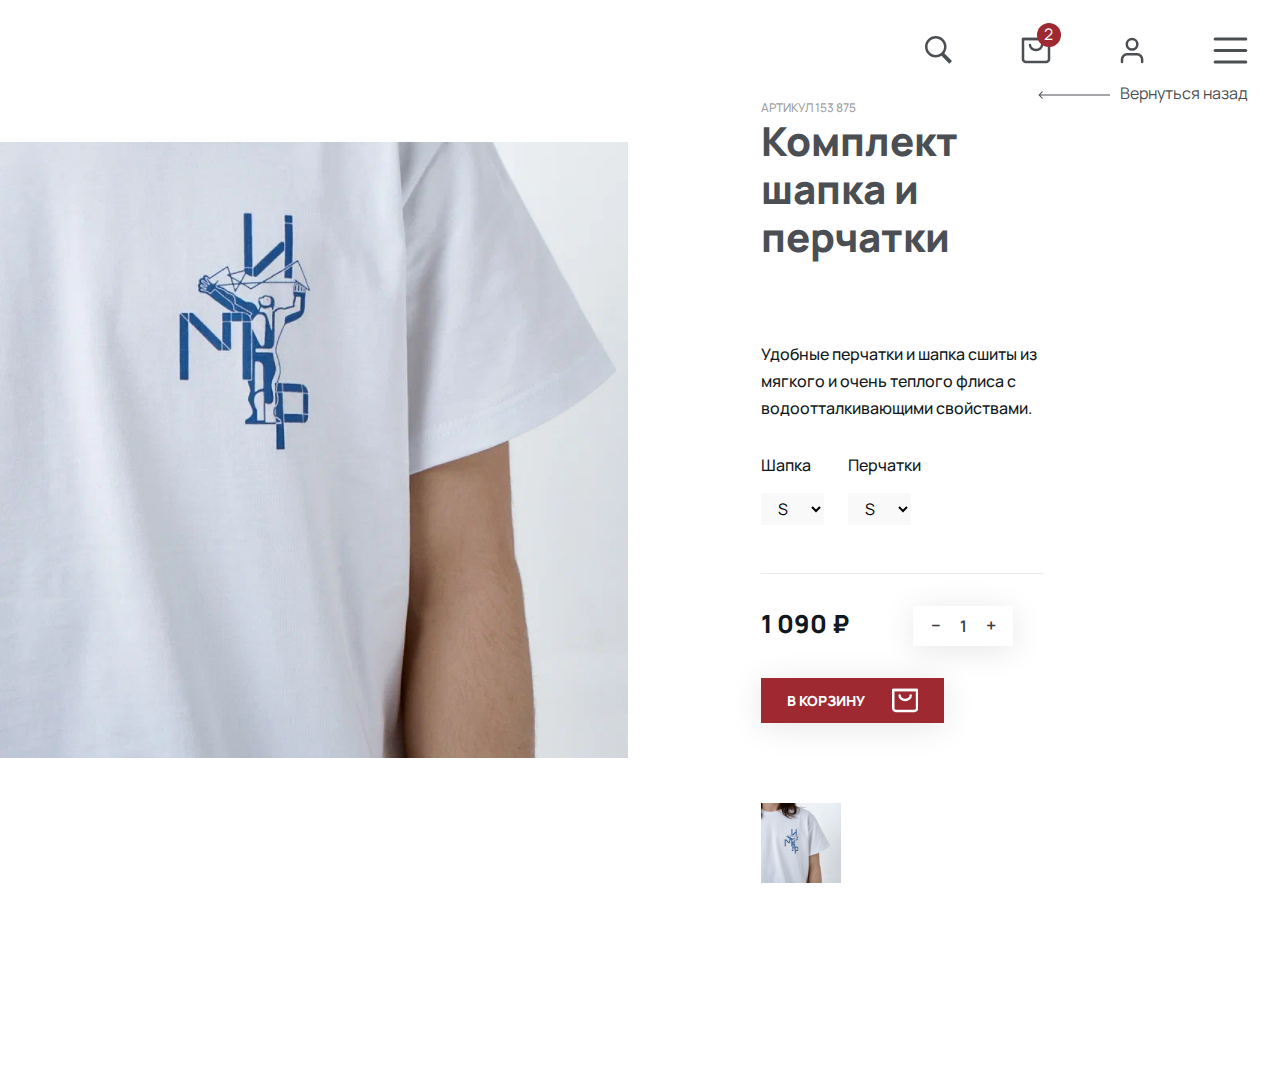
<file: product.html>
<!DOCTYPE html>
<html>
<head>
  <meta charset="utf-8">
  <title>Карточка товара</title>
  <meta name="description" content="">
  <link rel="shortcut icon" href="img/favicon/favicon.ico" type="image/x-icon">
  <meta http-equiv="X-UA-Compatible" content="IE=Edge">
  <meta name="viewport" content="width=device-width, initial-scale=1, maximum-scale=1">
  <link rel="stylesheet" href="libs/bootstrap/bootstrap.min.css">
  <link rel="stylesheet" href="libs/swiper/swiper-bundle.min.css" />
  <link rel="stylesheet" href="libs/custom-select/custom-select.css">
  <link rel="stylesheet" href="css/common.css">
</head>
<body class="product-card">
  <div class="wrapper">
    <header class="header">
      <div class="container-fluid">
        <div class="row g-0 -header-row">
          <div class="col-auto">
            <div class="header__logo">
              <a href="/" class="logotype"><img src="i/logo.svg" alt=""></a>
            </div>
          </div>
          <div class="col-auto">
            <div class="header__right">
              <div class="row -h-row">
                <div class="col-auto -col-back">
                  <a href="#" class="link-back">Вернуться назад</a>
                </div>
                <div class="col-auto">
                  <div class="header__search">
                    <a href="#" class="search-link"></a>
                      <form class="form-inline search-form">
                        <input class="form-control" type="search" placeholder="Поиск..." aria-label="Search">
                        <button class="btn btn-search" type="submit"></button>
                        <button class="btn btn-close" type="button"></button>
                      </form>
                  </div>
                </div>
                <div class="col-auto">
                  <div class="header__basket">
                    <a href="#" class="basket-link">
                      <span class="basket-amount">2</span>
                    </a>
                  </div>
                </div>
                <div class="col-auto">
                  <div class="header__login">
                    <a href="#" class="user">
                      <span class="user-icon"></span>
                    </a>
                  </div>
                </div>
                <div class="col-auto">
                  <nav class="header__navbar navbar">
                    <button class="navbar-toggler btn -open-menu" type="button">
                      <span class="icon-toggle"></span>
                    </button>
                  </nav>
                </div>
              </div>
            </div>
          </div>
        </div>
        <div class="drop__menu">
          <div class="drop__wrap">
            <div class="drop__top">
              <div class="drop-top-row row">
                <div class="col-auto">
                  <div class="drop__logo">
                    <a href="/" class="logotype"><img src="i/logo.svg" alt=""></a>
                  </div>
                </div>
                <div class="col-auto">
                  <div class="drop__search">
                    <a href="#" class="search-link"></a>
                    <div class="search-wrap">
                      <form class="form-inline search-form">
                        <input class="form-control" type="search" placeholder="Поиск..." aria-label="Search">
                        <button class="btn btn-search" type="submit"></button>
                      </form>
                  </div>
                  </div>
                </div>
                <div class="col-auto">
                  <div class="drop__basket">
                    <a href="#" class="basket-link">
                      <span class="basket-amount">2</span>
                    </a>
                  </div>
                </div>
                <div class="col-auto">
                  <div class="drop__login">
                    <a href="#" class="user">
                      <span class="user-icon"></span>
                    </a>
                  </div>
                </div>
                <div class="col-auto">
                  <button class="navbar-close btn" type="button">
                    <span class="icon-close"></span>
                  </button>
                </div>
              </div>
            </div>
            <nav class="header__navbar navbar">
              <ul class="nav-menu -fs-20 -mns-b">
                <li class="nav-item">
                  <a class="nav-link" href="#">форма</a>
                </li>
                <li class="nav-item">
                  <a class="nav-link" href="#">экипировка</a>
                </li>
                <li class="nav-item">
                  <a class="nav-link" href="#">одежда</a>
                </li>
                <li class="nav-item">
                  <a class="nav-link" href="#">атрибутика</a>
                </li>
                <li class="nav-item">
                  <a class="nav-link" href="#">аксессуары</a>
                </li>
                <li class="nav-item">
                  <a class="nav-link" href="#">доставка и оплата</a>
                </li>
                <li class="nav-item">
                  <a class="nav-link" href="#">условия возврата</a>
                </li>
                <li class="nav-item">
                  <a class="nav-link" href="#">документы</a>
                </li>
                <li class="nav-item">
                  <a class="nav-link" href="#">билеты</a>
                </li>
                <li class="nav-item">
                  <a class="nav-link" href="#">контакты</a>
                </li>
              </ul>
            </nav>
            <div class="drop__bottom -mns-m -fs-14">
              <div class="drop-row">
                <a href="#" class="social-link -vk"></a>
                <a href="#" class="social-link -tg"></a>
                <a href="#" class="drop-logo">ФК Акрон</a>
              </div>
              <div class="drop-copy -white">© 2022 Футбольный клуб «Акрон»<br>
                Все права защищены</div>
            </div>
          </div>
        </div>
    </header>
    <main class="main">
      <div class="product">
        <div class="container-fluid">
          <div class="row -product-row">
            <div class="col-md-6 -col-product-img">
                <div class="swiper product__swiper">
                  <div class="swiper-wrapper">
                    <div class="swiper-slide product-slide"><img src="i/proruct.png" alt=""></div>
                    <div class="swiper-slide product-slide"><img src="i/proruct.png" alt=""></div>
                    <div class="swiper-slide product-slide"><img src="i/proruct.png" alt=""></div>
                  </div>
                </div>
            </div>
            <div class="col-md-6 col-lg-4 col-xl-3 offset-lg-1 -col-product-info">
              <div class="product__info -mrp-m pb-6">
                <div class="product__art -fs-12">Артикул 153 875</div>
                <div class="product__ttl"><h1>Комплект шапка и перчатки</h1></div>
                <div class="product__desc pt-4">Удобные перчатки и шапка сшиты из мягкого и очень теплого флиса с водоотталкивающими свойствами. </div>
                <div class="product__option pt-4">
                  <div class="row -option-row">
                    <div class="col-auto">
                      <div class="option__name pb-3">Шапка</div>
                      <select name="size1" id="size1" class="option__select">
                        <option value="S">S</option>
                        <option value="M">M</option>
                        <option value="L">L</option>
                      </select>
                    </div>
                    <div class="col-auto">
                      <div class="option__name pb-3">Перчатки</div>
                      <select name="size2" id="size2" class="option__select">
                        <option value="S">S</option>
                        <option value="M">M</option>
                        <option value="L">L</option>
                      </select>
                    </div>
                  </div>
                </div>
                <div class="product__bottom mt-5 pt-4">
                  <div class="row -product-bottom-row">
                    <div class="col-auto">
                      <div class="product__price -fs-25 -mrp-exb">
                        <span>1 090 ₽</span>
                      </div>
                    </div>
                    <div class="col-auto">
                      <div class="product__quantity">
                          <button class="quantity-minus" type="button" value="-1">−</button>
                          <input class="quantity-number" type="number" name="count" value="1">
                          <button class="quantity-plus" type="button" value="+1">+</button>
                      </div>
                    </div>
                  </div>
                  <div class="product__btn pt-4">
                    <button class="btn btn-card">В КОРЗИНУ</button>
                  </div>
                </div>
                <div class="swiper product__thumbs mt-6">
                  <div class="swiper-wrapper">
                    <div class="swiper-slide product-thumb"><img src="i/thumb1.png" alt=""></div>
                    <div class="swiper-slide product-thumb"><img src="i/thumb2.png" alt=""></div>
                    <div class="swiper-slide product-thumb"><img src="i/thumb3.png" alt=""></div>
                  </div>
                </div>
              </div>
            </div>
            
          </div>
        </div>
      </div>
    </main>
    <footer class="footer">
      <div class="container">
        <div class="row -footer-row -mrp-m -fs-14">
          <div class="col-xl-3 -col-copy">
            <div class="copy">© 2022 Футбольный клуб «Акрон» <br>Все права защищены</div>
          </div>
          <div class="col-xl-6 -col-menu">
            <ul class="footer__menu">
              <li>
                <a href="#">Контакты</a>
              </li>
              <li>
                <a href="#">Доставка и оплата</a>
              </li>
              <li>
                <a href="#">Условия возврата</a>
              </li>
              <li>
                <a href="#">Документы</a>
              </li>
            </ul>
          </div>
          <div class="col-xl-3 -col-dev">
            <div class="dev">
              <div class="dev__text">Сделано руками</div>
              <a href="#" class="dev__logo"><img src="i/dev-logo.svg" alt=""></a>
            </div>
          </div>
        </div>
      </div>
    </footer>
  </div>
  <button class="btn btn-top"></button>
  <script src="libs/bootstrap/bootstrap.min.js"></script>
  <script src="libs/swiper/swiper-bundle.min.js"></script>
  <script src="libs/custom-select/custom-select.min.js"></script>
  <script src="js/common.js"></script>
</body>
</html>
</file>
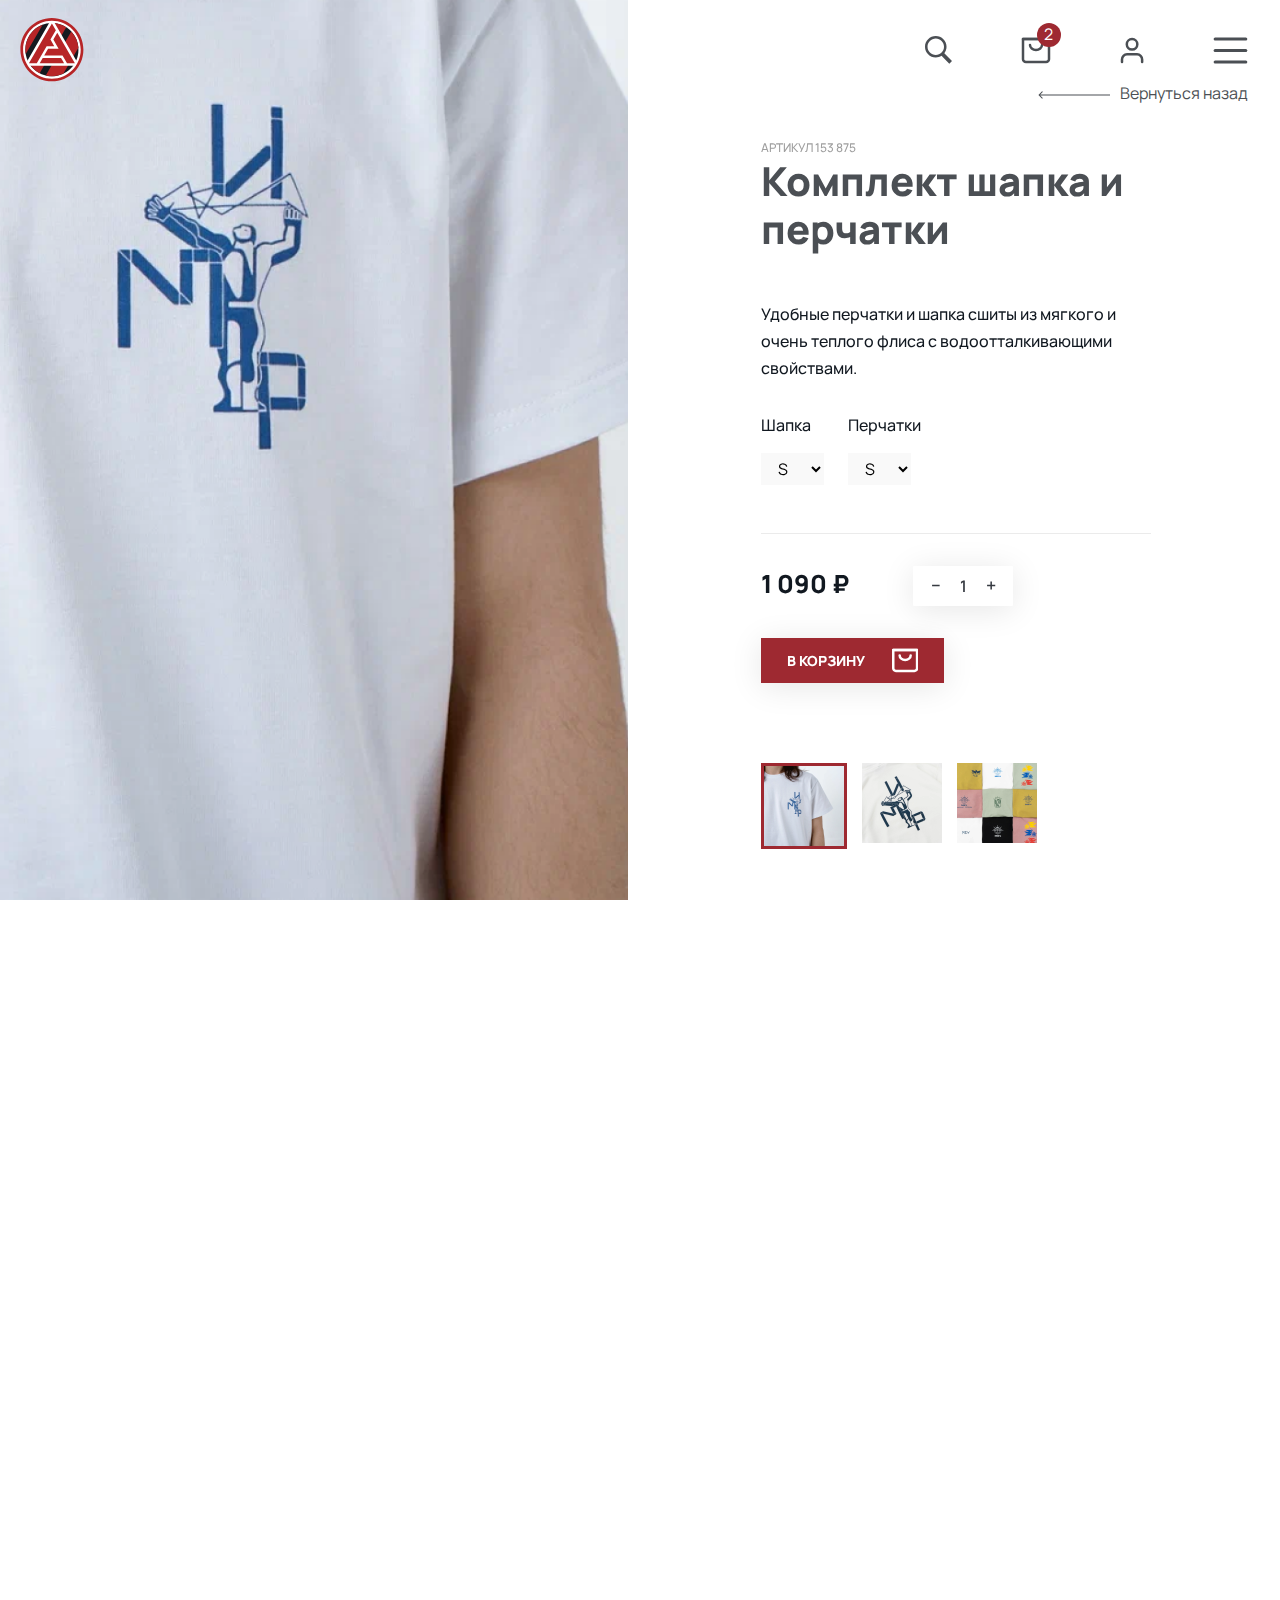
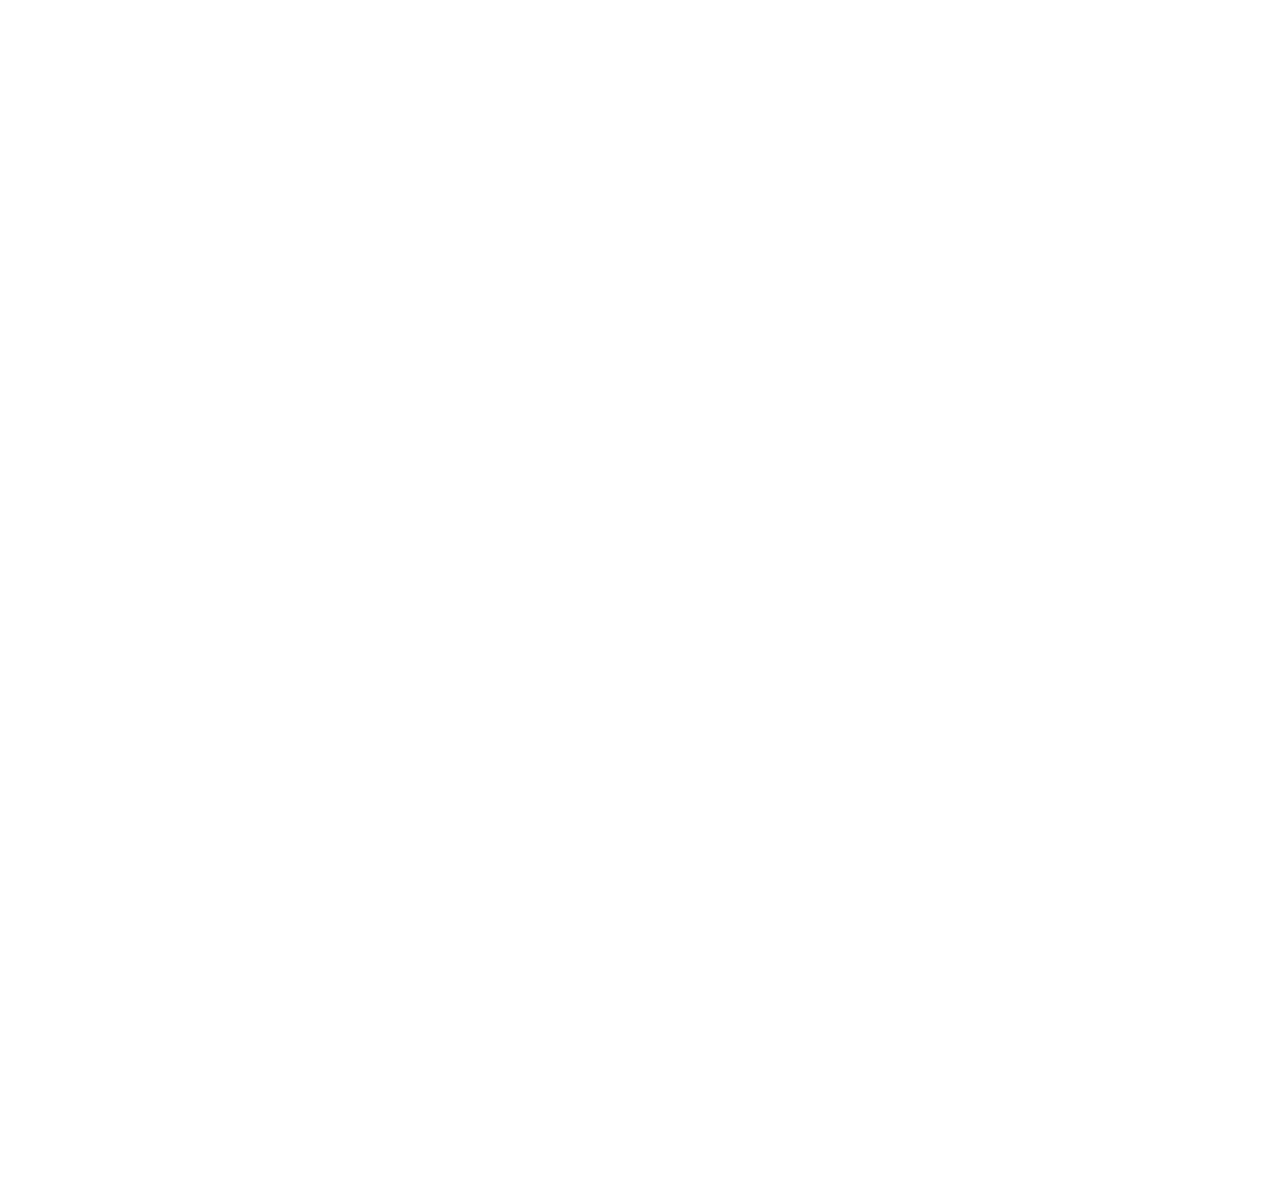
<file: product2.html>
<!DOCTYPE html>
<html>
<head>
  <meta charset="utf-8">
  <title>Карточка товара</title>
  <meta name="description" content="">
  <link rel="shortcut icon" href="img/favicon/favicon.ico" type="image/x-icon">
  <meta http-equiv="X-UA-Compatible" content="IE=Edge">
  <meta name="viewport" content="width=device-width, initial-scale=1, maximum-scale=1">
  <link rel="stylesheet" href="libs/bootstrap/bootstrap.min.css">
  <link rel="stylesheet" href="libs/swiper/swiper-bundle.min.css" />
  <link rel="stylesheet" href="libs/custom-select/custom-select.css">
  <link rel="stylesheet" href="css/common.css">
</head>
<body class="product-card">
  <div class="wrapper">
    <header class="header">
      <div class="container-fluid">
        <div class="row g-0 -header-row">
          <div class="col-auto">
            <div class="header__logo">
              <a href="/" class="logotype"><img src="i/logo.svg" alt=""></a>
            </div>
          </div>
          <div class="col-auto">
            <div class="header__right">
              <div class="row -h-row">
                <div class="col-auto -col-back">
                  <a href="#" class="link-back">Вернуться назад</a>
                </div>
                <div class="col-auto">
                  <div class="header__search">
                    <a href="#" class="search-link"></a>
                      <form class="form-inline search-form">
                        <input class="form-control" type="search" placeholder="Поиск..." aria-label="Search">
                        <button class="btn btn-search" type="submit"></button>
                        <button class="btn btn-close" type="button"></button>
                      </form>
                  </div>
                </div>
                <div class="col-auto">
                  <div class="header__basket">
                    <a href="#" class="basket-link">
                      <span class="basket-amount">2</span>
                    </a>
                  </div>
                </div>
                <div class="col-auto">
                  <div class="header__login">
                    <a href="#" class="user">
                      <span class="user-icon"></span>
                    </a>
                  </div>
                </div>
                <div class="col-auto">
                  <nav class="header__navbar navbar">
                    <button class="navbar-toggler btn -open-menu" type="button">
                      <span class="icon-toggle"></span>
                    </button>
                  </nav>
                </div>
              </div>
            </div>
          </div>
        </div>
        <div class="drop__menu">
          <div class="drop__wrap">
            <div class="drop__top">
              <div class="drop-top-row row">
                <div class="col-auto">
                  <div class="drop__logo">
                    <a href="/" class="logotype"><img src="i/logo.svg" alt=""></a>
                  </div>
                </div>
                <div class="col-auto">
                  <div class="drop__search">
                    <a href="#" class="search-link"></a>
                    <div class="search-wrap">
                      <form class="form-inline search-form">
                        <input class="form-control" type="search" placeholder="Поиск..." aria-label="Search">
                        <button class="btn btn-search" type="submit"></button>
                      </form>
                  </div>
                  </div>
                </div>
                <div class="col-auto">
                  <div class="drop__basket">
                    <a href="#" class="basket-link">
                      <span class="basket-amount">2</span>
                    </a>
                  </div>
                </div>
                <div class="col-auto">
                  <div class="drop__login">
                    <a href="#" class="user">
                      <span class="user-icon"></span>
                    </a>
                  </div>
                </div>
                <div class="col-auto">
                  <button class="navbar-close btn" type="button">
                    <span class="icon-close"></span>
                  </button>
                </div>
              </div>
            </div>
            <nav class="header__navbar navbar">
              <ul class="nav-menu -fs-20 -mns-b">
                <li class="nav-item">
                  <a class="nav-link" href="#">форма</a>
                </li>
                <li class="nav-item">
                  <a class="nav-link" href="#">экипировка</a>
                </li>
                <li class="nav-item">
                  <a class="nav-link" href="#">одежда</a>
                </li>
                <li class="nav-item">
                  <a class="nav-link" href="#">атрибутика</a>
                </li>
                <li class="nav-item">
                  <a class="nav-link" href="#">аксессуары</a>
                </li>
                <li class="nav-item">
                  <a class="nav-link" href="#">доставка и оплата</a>
                </li>
                <li class="nav-item">
                  <a class="nav-link" href="#">условия возврата</a>
                </li>
                <li class="nav-item">
                  <a class="nav-link" href="#">документы</a>
                </li>
                <li class="nav-item">
                  <a class="nav-link" href="#">билеты</a>
                </li>
                <li class="nav-item">
                  <a class="nav-link" href="#">контакты</a>
                </li>
              </ul>
            </nav>
            <div class="drop__bottom -mns-m -fs-14">
              <div class="drop-row">
                <a href="#" class="social-link -vk"></a>
                <a href="#" class="social-link -tg"></a>
                <a href="#" class="drop-logo">ФК Акрон</a>
              </div>
              <div class="drop-copy -white">© 2022 Футбольный клуб «Акрон»<br>
                Все права защищены</div>
            </div>
          </div>
        </div>
    </header>
    <main class="main">
      <div class="product">
        <div class="container-fluid">
          <div class="row -product-row">
            <div class="col-md-6 -col-product-img">
                <div class="product-slider">
                  
                    <div class="product-slide"><img src="i/proruct.png" alt="1"></div>
                    <div class="product-slide"><img src="i/proruct.png" alt="2"></div>
                    <div class="product-slide"><img src="i/proruct.png" alt="3"></div>
                  
                </div>
                <div class="product-slider swiper mobil-swiper">
                  <div class="swiper-wrapper">
                    <div class="swiper-slide product-slide"><img src="i/proruct.png" alt="1"></div>
                    <div class="swiper-slide product-slide"><img src="i/proruct.png" alt="2"></div>
                    <div class="swiper-slide product-slide"><img src="i/proruct.png" alt="3"></div>
                  </div>
                </div>
            </div>
            <div class="col-md-6 col-lg-5 col-xl-4 offset-lg-1 -col-product-info -sticky">
              <div class="product__info -mrp-m pb-6 card-sticky">
                <div class="product__art -fs-12">Артикул 153 875</div>
                <div class="product__ttl"><h1>Комплект шапка и перчатки</h1></div>
                <div class="product__desc">Удобные перчатки и шапка сшиты из мягкого и очень теплого флиса с водоотталкивающими свойствами. </div>
                <div class="product__option pt-4">
                  <div class="row -option-row">
                    <div class="col-auto">
                      <div class="option__name pb-3">Шапка</div>
                      <select name="size1" id="size1" class="option__select">
                        <option value="S">S</option>
                        <option value="M">M</option>
                        <option value="L">L</option>
                      </select>
                    </div>
                    <div class="col-auto">
                      <div class="option__name pb-3">Перчатки</div>
                      <select name="size2" id="size2" class="option__select">
                        <option value="S">S</option>
                        <option value="M">M</option>
                        <option value="L">L</option>
                      </select>
                    </div>
                  </div>
                </div>
                <div class="product__bottom mt-5 pt-4">
                  <div class="row -product-bottom-row">
                    <div class="col-auto">
                      <div class="product__price -fs-25 -mrp-exb">
                        <span>1 090 ₽</span>
                      </div>
                    </div>
                    <div class="col-auto">
                      <div class="product__quantity">
                          <button class="quantity-minus" type="button" value="-1">−</button>
                          <input class="quantity-number" type="number" name="count" value="1">
                          <button class="quantity-plus" type="button" value="+1">+</button>
                      </div>
                    </div>
                  </div>
                  <div class="product__btn pt-4">
                    <button class="btn btn-card">В КОРЗИНУ</button>
                  </div>
                </div>
                <div class="product-thumbs mt-6">
                    <div class="product-thumb active"><img src="i/thumb1.png" alt=""></div>
                    <div class="product-thumb"><img src="i/thumb2.png" alt=""></div>
                    <div class="product-thumb"><img src="i/thumb3.png" alt=""></div>
                </div>
                <div class="product-thumbs swiper mt-6 mobil-swiper">
                  <div class="swiper-wrapper">
                    <div class="swiper-slide product-thumb"><img src="i/thumb1.png" alt=""></div>
                    <div class="swiper-slide product-thumb"><img src="i/thumb2.png" alt=""></div>
                    <div class="swiper-slide product-thumb"><img src="i/thumb3.png" alt=""></div>
                    </div>
                </div>
              </div>
            </div>
            
          </div>
        </div>
      </div>
    </main>
    <footer class="footer">
      <div class="container">
        <div class="row -footer-row -mrp-m -fs-14">
          <div class="col-xl-3 -col-copy">
            <div class="copy">© 2022 Футбольный клуб «Акрон» <br>Все права защищены</div>
          </div>
          <div class="col-xl-6 -col-menu">
            <ul class="footer__menu">
              <li>
                <a href="#">Контакты</a>
              </li>
              <li>
                <a href="#">Доставка и оплата</a>
              </li>
              <li>
                <a href="#">Условия возврата</a>
              </li>
              <li>
                <a href="#">Документы</a>
              </li>
            </ul>
          </div>
          <div class="col-xl-3 -col-dev">
            <div class="dev">
              <div class="dev__text">Сделано руками</div>
              <a href="#" class="dev__logo"><img src="i/dev-logo.svg" alt=""></a>
            </div>
          </div>
        </div>
      </div>
    </footer>
  </div>
  <button class="btn btn-top"></button>
  <script src="libs/bootstrap/bootstrap.min.js"></script>
  <script src="libs/swiper/swiper-bundle.min.js"></script>
  <script src="libs/custom-select/custom-select.min.js"></script>
  <script src="js/common.js"></script>
</body>
</html>
</file>
<file: libs/custom-select/custom-select.css>
.custom-select-container {
  position: relative;
  box-sizing: border-box;;
}
.custom-select-container * {
  box-sizing: border-box;
}
.custom-select-container.is-disabled {
  opacity: .333;
}
.custom-select-opener {
  background-color: #ccc;
  padding: 0.5em;
  display: block;
  cursor: pointer;
  width: 100%;
}
.custom-select-container select {
  visibility: hidden;
  position: absolute;
  top: 0;
  left: 0;
}
.custom-select-panel {
  max-height: 0;
  transition: max-height .5s ease-out, overflow-y 0.1s 0.5s;
  overflow: hidden;
  background-color: #e9e9e9;
  position: absolute;
  top: 100%;
  z-index: 1;
  width: 100%;
}
.custom-select-container.is-open .custom-select-panel {
  max-height: 10.7em;
  overflow-y: auto
}
.custom-select-option {
  padding: 0.5em;
}
.custom-select-option.has-focus {
  background-color: LightBlue;
}
.custom-select-option.is-selected::before {
  content: "✔";
  padding-right: 0.5em;
}
.custom-select-optgroup > .custom-select-option {
  padding-left: 2em;
}
.custom-select-optgroup::before {
  content: attr(data-label);
  display: block;
  padding: 0.5em;
  color: #888;
}
</file>
<file: css/common.css>
/* FONTS */
@import url('https://fonts.googleapis.com/css2?family=Manrope:wght@400;500;700;800&family=Montserrat:wght@400;500;600;700&display=swap');

.-mns-n{font-family: 'Montserrat', sans-serif; font-weight: 400;}
.-mns-m{font-family: 'Montserrat', sans-serif; font-weight: 500;}
.-mns-sb{font-family: 'Montserrat', sans-serif; font-weight: 600;}
.-mns-b{font-family: 'Montserrat', sans-serif; font-weight: 700;}

.-mrp-n{font-family: 'Manrope', sans-serif; font-weight: 400;}
.-mrp-m{font-family: 'Manrope', sans-serif; font-weight: 500;}
.-mrp-sb{font-family: 'Manrope', sans-serif; font-weight: 600;}
.-mrp-exb{font-family: 'Manrope', sans-serif; font-weight: 800;}

::selection {background: #9E2931; color:#fff;}
::-moz-selection {background: #9E2931; color:#fff;}


/* font-size */
  .-fs-150 {font-size:150px;}
  .-fs-120 {font-size:120px;}
	.-fs-70 {font-size:70px;}
	.-fs-40 {font-size:40px;}
  .-fs-36 {font-size:36px;}
  .-fs-35 {font-size:35px;}
	.-fs-30 {font-size:30px;}
  .-fs-27 {font-size:27px;}
  .-fs-25 {font-size:25px;}
  .-fs-22 {font-size:22px;}
	.-fs-20 {font-size:20px;}
	.-fs-19 {font-size:19px;}
	.-fs-18 {font-size:18px;}
	.-fs-17 {font-size:17px;}
	.-fs-16 {font-size:16px;}
	.-fs-14 {font-size:14px;}
	.-fs-13 {font-size:13px;}
	.-fs-12 {font-size:12px;}


/* body */
html, body {font-family: 'Manrope', sans-serif; font-weight: 400; font-size: 16px; color: #111820;
  line-height: 1.4; max-width: 1920px; min-width: 375px; margin: 0 auto; position: relative; background: #fff; opacity: 1; overflow-x: hidden; height: 100%; width: 100%;}

body.hide {overflow-y: hidden; position: fixed;}
/* body.hide:before { z-index: 2; opacity: 1; } */
/* body:before { content: ''; position: absolute; top: 0; left: 0; right: 0; bottom: 0; background: rgba(197, 197, 197, 0); z-index: 100; transition: opacity 0.8s ease; opacity: 0; pointer-events: none; } */

/* title */

h1, h2, h3, h4{font-weight: 800; color: #4B4F54; margin-bottom: 3rem;}
h1, .h1 {font-size: 40px;}
h2, .h2{font-size: 36px;}
h3, .h3{font-size: 36px;}

.section__title{font-weight: 800; color: #4B4F54;}


/* color */
.-black{color: #111820;}
.-gray{color: #4B4F54;}
.-white{color: #fff;}
.-red{color: #9E2931;}

/* background */
.-bg-white{background: #fff;}
.-bg-black{background: #111820;}
.-bg-gray{background: #4B4F54;}
.-bg-red{background: #9E2931;}

/* more */
.-fullwidth {width:100%;}
.-right{text-align: right;}
.-left{text-align: left;}
.-center{text-align: center;}

.pt-4{padding-top: 2rem!important;}
.pt-6{padding-top: 5rem!important;}
.pb-6{padding-bottom: 5rem!important;}
.mt-6{margin-top: 5rem!important;}
img{max-width:100%;}
p{margin-bottom: 1.6rem;}

/* containers */
.wrapper { display: flex; flex-direction: column; min-height: 100%; }

.container {max-width: 1600px;}
.container-fluid{padding: 0;}
.section{padding: 40px 0; position: relative;}
.header{flex: 0 0 auto;}
.main{flex: 1 0 auto;}
.footer { flex: 0 0 auto; }
/* .home .main{padding-top: 0!important;} */
/* links, buttons */
a {color: #000; text-decoration: underline; -webkit-transition:all 0.3s ease; -moz-transition:all 0.3s ease; -o-transition:all 0.3s ease; transition:all 0.3s ease;}
a:hover:not(.btn), a:focus:not(.btn) {text-decoration: none; color: #B60003; outline: none;}

button, .btn{text-decoration:none; cursor:pointer; text-align:center; -webkit-transition:all 0.3s ease; -moz-transition:all 0.3s ease; -o-transition:all 0.3s ease; transition:all 0.3s ease; }
button:hover, button:focus, .btn:hover, .btn:focus{outline: none; text-decoration: none; box-shadow:none;}

.btn-primary{background: #B60003; color: #fff; text-transform: uppercase; letter-spacing: 0.06em; border-radius: 0; padding: 20px 54px; border:none; height: 56px; font-size: 13px; font-family: 'Proxima Nova Rg'; font-weight: bold;}
.btn-primary:focus, .btn-primary.focus {background: #d60205; color: #fff; border:none;}
.btn-primary:hover,.btn-primary:focus:hover, .btn-primary.focus:hover, .btn-primary:not(:disabled):not(.disabled):active, .btn-primary:not(:disabled):not(.disabled):active:focus, .btn-primary:not(:disabled):not(.disabled).active:focus {background: #d60205; color: #fff; border:none;}


.btn-search{background: url(../i/icon-loop.svg)no-repeat center; width: 30px; height: 30px; padding: 0; background-size: contain} 
.btn-search + .btn-close{margin-left: 20px;}

.form-control{font-size: inherit; font-weight: inherit;}
.form-control:hover, .form-control:focus{outline: none; box-shadow: none; border-color: #fff} 

.btn-card{background: #9E2931; font-size: 14px; color: #fff; text-transform: uppercase;  border-radius: 0; padding: 0 26px; border:none; height: 45px; font-weight: 800; line-height: 45px; box-shadow: 0px 4px 32px rgba(7, 8, 14, 0.1); display: flex; align-items: center; justify-content: center;}
.btn-card:after{content: ''; background: url(../i/icon-basket-white.svg)  center center no-repeat; width: 26px; height: 36px; display: inline-block; margin-left: 27px;}
.btn-card:focus, .btn-card.focus {background: #d60205; color: #fff; border:none;}
.btn-card:hover,.btn-card:focus:hover, .btn-card.focus:hover, .btn-card:not(:disabled):not(.disabled):active, .btn-card:not(:disabled):not(.disabled):active:focus, .btn-card:not(:disabled):not(.disabled).active:focus {background: #d60205; color: #fff; border:none;}

.btn-arrow{background: #9E2931; font-size: 14px; color: #fff; text-transform: uppercase;  border-radius: 0; padding: 0 26px; border:none; height: 45px; font-weight: 800; line-height: 45px; box-shadow: 0px 4px 32px rgba(7, 8, 14, 0.1); display: flex; align-items: center; justify-content: center; width: 181px;}

.btn-arrow:after{content: ''; background: url(../i/icon-btn-arrow.svg)  center center no-repeat; width: 18px; height: 18px; display: inline-block; margin-left: 14px;}
.btn-arrow:focus, .btn-arrow.focus {background: #d60205; color: #fff; border:none;}
.btn-arrow:hover,.btn-arrow:focus:hover, .btn-arrow.focus:hover, .btn-arrow:not(:disabled):not(.disabled):active, .btn-arrow:not(:disabled):not(.disabled):active:focus, .btn-arrow:not(:disabled):not(.disabled).active:focus {background: #d60205; color: #fff; border:none;}

.btn-top{position: fixed; bottom: 80px; right: 40px; z-index: 9999; width: 64px; height: 64px; background: url(../i/up-arrow.png)  center center no-repeat; text-align: center;  cursor: pointer;  display: none;}
.btn-top:hover { background: url(../i/up-arrow-black.png)  center center no-repeat; }

.btn-top.-show { display: block; }

/* checkbox */
.order input[type=checkbox], input[type=radio].custom-radio {display: none;}

.order input[type=checkbox] + label:before {content: ""; display: inline-block; width: 25px; height: 25px; background: #fff; border: 1px solid #C4C4C4; border-radius: 5px; box-shadow: none; transition: color ease .3s; vertical-align: middle;}
.order input[type=checkbox]:checked + label:before {background: url(../i/check.svg)#fff no-repeat center center;}

input[type=radio].custom-radio:checked + label:before {background: #BD3741;} 
input[type=radio].custom-radio + label:before{content: "";display: inline-block; border: 3px solid #fff; box-shadow: 0px 0px 0px 2px #363A41; border-radius: 50%; background: #fff; height: 20px; width: 20px; transition: color ease .3s; vertical-align: middle; margin-right: 15px;}


/* popup */
.popup{display: none; max-width: 500px;}
.popup__body{}
  .popup__title{text-transform: uppercase; padding-bottom: 20px;}
  

.itop{background: radial-gradient(59.35% 59.35% at 50% 50%, #EBEBEB 4.79%, #BABABA 100%); height: 100vh;  position: relative;}
.itop:after{content: ""; background: url(../i/itop.png) no-repeat center; position: absolute; top: 0px; left: 0px; width: 100%; height: 100%; }



/* header */
.header{position: absolute; top: 0; left: 0; right: 0; padding-top: 18px; padding-bottom: 8px; } 

.page .header, .catalog .header{position: static;}
.header.header_fixed{position: fixed; top: 0; left: 0; right: 0; background: #fff; z-index: 2; box-shadow: 0 0 5px #ccc;}
/* .page .main, .catalog .main{padding-top: 90px;} */



.header .container-fluid{padding-left: 20px; padding-right: 20px;}

  .-header-row{justify-content: space-between; align-items: center; position: relative;}
    .header__right{width: 332px; margin: 0 0 0 auto;}

.catalog .header__right{width: 500px;}
.product-card .header__right{width: 100%;}
.product-card .-header-row>.col-auto:last-child{width: 39%;} 
  .header__nav{position: relative; border-top: 1px solid #686868;}
    .header__navbar{display: flex; justify-content: space-between; align-items: center; padding-top: 0; padding-bottom: 0;}
    
      .nav-menu{display: flex; flex-direction: column;  list-style-type: none; padding-left: 0;}
      .drop__menu .nav-link{font-size: 1.25rem;}
      .nav-menu .nav-item:nth-child(5){padding-bottom: 3rem;}
        .drop__menu .nav-link{color: #fff; position: relative; padding: 0 0 1.5rem 0; text-transform: uppercase;}
        .drop__menu .nav-link:hover{color: #9E2931;}
   
        .drop__menu{position:fixed; top:0; right:-100%; width: 100%;  overflow-x:hidden; z-index:110; transition:all 0.4s ease; opacity:0; height: 100%;}
        .drop__menu.active {right:0; opacity:1;}
          .drop__wrap{background: rgba(0, 0, 0, 0.8); padding-top: 40px; width:542px; min-height:100vh; position:relative; overflow:auto; margin: 0 0 0 auto; padding-right: 90px;  padding-left:90px;  padding-bottom: 70px;   display: flex; flex-direction: column; justify-content: space-between; height: 100%;}
            .drop__top{max-width: 300px;}
              .drop-top-row{display: flex; justify-content: flex-end; align-items: center; margin-bottom: 57px;}
                .drop__logo{display: none;}
                  .drop__logo img{width: 40px; height: 40px;}
                .drop__search{display: none;}
                  .drop__search .search-link{background: url(../i/icon-search.svg) no-repeat center; width: 25px; height: 26px; display: block;}
                .drop__basket{display: none;}
                  .drop__basket .basket-link{background: url(../i/icon-basket-white.svg) no-repeat center;}
                .drop__login{display: none;}
                  .drop__login .user{background: url(../i/icon-user-white.svg) no-repeat center;}
                .navbar-close{padding: 0; border: none;}
                  .icon-close{background: url(../i/icon-close.svg) no-repeat center; width: 32px; height: 32px; display: block;}

            .drop__bottom{}
              .drop-row{display: flex; flex-wrap: wrap; margin-bottom: 35px; align-items: center;}
              .social-link{margin-right: 45px;}
              .social-link.-vk{background: url(../i/icon-vk.svg) no-repeat center; width: 24px; height: 15px; display: block;}
              .social-link.-tg{background: url(../i/icon-tg.svg) no-repeat center; width: 24px; height: 22px; display: block;}
              .drop-logo{text-transform: uppercase; color:#fff; text-decoration: none; }
              .drop-logo:before{content: ''; background: url(../i/icon-logo.svg) no-repeat center; display: inline-block; margin-right: 10px; height: 22px; width: 22px; vertical-align: middle;}
          
              .drop-copy{text-transform: uppercase; line-height: 1.5;}

.header__search{position: relative; height: 28px;} 
  .header__search .search-link{background: url(../i/icon-loop.svg) no-repeat center; width: 27px; height: 28px; display: block;}
  .header__search .search-form{position: absolute; bottom: -5px; left: -413px;align-items: center; display: none; width: 440px; background: transparent; z-index: 3;}
  .product-card .header__search .search-form{background: #fff}
  .home .header__search .search-form{ color: #fff;}
  .home .header__search input[type="search"]{color: #fff;}
  .header__search .search-form.active{display: flex;}
  .header__search .search-form .form-control::placeholder{color: #4b4f54;}
    .btn-check:focus+.btn, .btn:focus{box-shadow: none;}
    .header__search input[type="search"] {border: none; outline: none; color: #000; font-size: 14px; border-bottom: 2px solid #4b4f54; width: 100%; border-radius: 0; margin-right: 16px; box-shadow: none; line-height: 20px; padding: 0 0 15px 0; /* display: none; */ background: transparent;}
  

.header__logo{display: inline-block;}
.-h-row{justify-content: space-between; align-items: center; }
.navbar-toggler{display: block; padding: 0; border: none;}
  .icon-toggle{background: url(../i/icon-burger.svg) no-repeat center; width: 35px; height: 27px; display: block;}

.header__title{display: inline-block; vertical-align: middle; padding-left: 53px; color: #4B4F54; text-transform: uppercase;}
.header__basket{}
  .basket-link{position: relative; background: url(../i/icon-basket.svg) no-repeat center; width: 30px; height: 27px; display: block;}
    .basket-amount{position: absolute; top: -14px; right: -10px; width: 24px; height: 24px; border-radius: 50%; background: #9E2931; color: #fff; display: flex; align-items: center; justify-content: center;}
.header__login{}
.user{background: url(../i/icon-user.svg) no-repeat center; width: 24px; height: 27px; display: block;}    

.catalog{}
.products{}
  .products__item{margin-bottom: 21px;}
  .products__img:hover{box-shadow: 0px 5px 10px 5px rgba(0, 0, 0, 0.05);}
    .products__img{display: block;}
      .products__img img{width: 100%; object-fit: cover;}
    .products__title{padding-left: 50px; padding-top: 22px;}
    .products__price{padding-left: 50px; padding-top: 7px;}


.custom-select-container{width: 150px;}
  .custom-select-opener{background-color: #fff; position: relative;}
  .custom-select-opener{position: relative;}
  .custom-select-opener:after{content: ''; background: url(../i/select-icon.svg)no-repeat center right; width: 11px; height: 7px; position: absolute; top: 50%;right: 20px; transform: translateY(-50%);}
  .custom-select-container.is-open .custom-select-opener:after{transform: rotate(180deg);top: 40%;}

  .custom-select-container select{height: 100%;}
  .custom-select-option.has-focus{background-color:#ccc}
  .custom-select-panel{background-color: #fff;}
  .custom-select-option.is-selected::before{display: none;}
  .custom-select-option.is-selected{}
  .custom-select-option{cursor: pointer;}

  .custom-select-container.is-open .custom-select-panel{overflow-y: hidden;}

.product{}
  /* .product__ttl h1{margin-bottom: 0;} */
  .link-back{color: #4B4F54; text-decoration: none; font-family: 'Manrope';}
  .link-back:before{content: ''; background: url(../i/arrow-back.svg)no-repeat; width: 72px; height: 8px; display: inline-block; vertical-align: middle; margin-right: 10px;}
  .-product-row{}
  .-product-row>.-col-product-info{align-self: flex-end;}
    .product__img{}
    .product-slider .product-slide{height: 100vh;}
    .product-slider .product-slide img{height: 100%; object-fit: cover; width: 100%;}

    .product__swiper{width: 100%; min-height: 100vh; max-height: 900px;}
      .product__swiper .swiper-slide { text-align: center; font-size: 18px; background: #fff; display: -webkit-box; display: -ms-flexbox; display: -webkit-flex; display: flex; -webkit-box-pack: center; -ms-flex-pack: center; -webkit-justify-content: center; justify-content: center; -webkit-box-align: center; -ms-flex-align: center; -webkit-align-items: center; align-items: center; min-height: 100vh; height: 100%;}
        .product__swiper .swiper-slide img { display: block; width: 100%; height: 100%; object-fit: cover; }
    .product__info{padding-top: 100px; padding-right: 20px; max-width: 460px;}
    .card-sticky{position: sticky; transition-duration: .5s; top: 40px;}
    .-product-row>.-col-product-info.-sticky{align-self:auto}
      .product__art{text-transform: uppercase; color: #9F9F9F;}
      .product__title{color: #4B4F54;}
      .product__desc{line-height: 1.7;}
      .option__select{background: #F9F9F9; width: 63px; border:none!important; padding: 4px 13px;      }
      .option__select:focus-visible{outline: none;}
    .product__bottom{border-top: 1px solid #EBEBEB;}
      .product__quantity{ width: 100px; height: 40px; background: #FFFFFF; border: none; box-sizing: border-box; border-radius: 1px; display: flex; justify-content: space-between; align-items: center; box-shadow: 0px 4px 32px rgba(7, 8, 14, 0.1); margin-left: 40px;}
        button.quantity-minus{background: transparent; color: #363A41; border: none; font-size: 18px; padding: 0 0 0 18px; font-family: 'Manrope', sans-serif; font-weight: 600;}
        button.quantity-plus{background: transparent; color: #363A41;  border: none; font-size: 18px;padding: 0 18px 0 0; font-family: 'Manrope', sans-serif; font-weight: 600;}
        input.quantity-number{color: #363A41; border: none; max-width: 45px;    background: transparent !important;padding: 0; text-align: center; font-family: 'Manrope', sans-serif; font-weight: 600;}
        .product__quantity input{border: none!important; outline: none!important;}
        .product__quantity input::-webkit-outer-spin-button, .product__quantity input::-webkit-inner-spin-button { -webkit-appearance: none; margin: 0; }

      .product__thumbs{}
      .product-thumbs{display: flex;} 
      .product-thumbs .product-thumb{padding-right: 15px;}
      .product-thumbs .product-thumb.active img{border: 3px solid #9E2931;}
        .swiper-slide-thumb-active img{border: 3px solid #9E2931;}

      .mobil-swiper{display: none;}

.basket{margin-bottom: 96px;}
.basket__table{background: #FFFFFF; width: 100%; margin-bottom: 22px;}
.basket-item{border-bottom: 1px solid #CACACA; position: relative;}

  
  .basket-cell{padding: 20px 30px; text-align: center;}
  .basket-cell:first-child{width: 107px; padding: 20px 0; text-align: left;}
  .basket-cell:nth-child(2){text-align: left;}
  .basket-cell:last-child{text-align: right;}
  
  .basket-cell:nth-child(2){}
  .basket-cell:nth-child(3){width: 25%;}
  .basket-cell:nth-child(4){width: 20%;}
    .basket-cell .product__quantity{margin: auto;}

    .basket__img{}
    .basket__img img{width: 107px; height: 107px; object-fit: cover;}
    .basket__name{text-decoration: none; margin-bottom: 19px; display: block;}
    .basket__art{color: #4F4F4F;}
    .basket-one-price, .basket-total-price{text-align: center;}
      .basket-price{display: block;}
    .basket-remove{background: url(../i/icon-close-black.svg) no-repeat; width: 15px; height: 15px; border: none;}
    .basket__price{color: #4F4F4F;}

.basket__result{max-width: 400px; margin-top: 40px; margin-bottom: 34px;}
.basket-result-row{}

.order__section{background: #fff; padding-top: 50px; /*max-width: 528px;*/}
  .order__title{margin-bottom: 35px;}
  .order__content{}
  .order label{}
  .order-group{margin-bottom: 25px;}
  .order__content.-city{margin-top: 30px;}
  .order__content.-city label{display: block; margin-bottom: 9px;}
  .order__section.-delivery .form-control{max-width: 245px; height: 45px;}
  .radio-inline+.radio-inline{margin-top: 19px;}
  .order-location{color: #282828;}
  .location-more{display: block; margin-top: 45px; color: #282828;}

  .user-col{padding-bottom: 17px;}
.order__section.-btn {}
  .row-order-btn{display: flex; align-items: center; flex-wrap: wrap;}
  .row-order-btn .policy{width: calc(100% - 236px); padding-left: 24px; margin-bottom: 0;}

.order__section.-result{max-width: 460px;box-shadow: 0px 10px 10px rgba(0, 0, 0, 0.15); padding: 32px 36px;}
  .order__product{border: 1px solid #7F8081; padding: 23px 19px;}
    .order-product-title{line-height: 1.2; margin-bottom: 10px;}
    .order-product-img{width: 110px; height: 110px;}
    .order-product-img img{width: 100%; height: 100%; object-fit: cover;}
    .order-product-info{}

  .order__total{margin-top: 24px;}
    .total-line{display: flex; align-items: center; margin-bottom: 18px; justify-content: space-between;}
    .total-result{border-top: 1px solid #CACACA; padding-top: 28px;}
    .order .form-control{border: 1px solid #7F8081; border-radius: 1px; height: 45px; margin-top: 9px;}
    .order .form-control:focus{border: 1px solid #7F8081;}
    .ordering-text{color: #7F8081;}

.profile .section__title{text-align: center;}
.profile-row{display: flex; flex-wrap: wrap; justify-content: center;}
  .profile-item{width: 250px; height: 250px; position: relative; border: 1px solid #DEDEDE; padding: 32px 40px; text-decoration: none;}
  .profile-item:hover{box-shadow: 0px 5px 10px 5px rgba(0, 0, 0, 0.05);}
  .profile-item:after{content:''; position: absolute; bottom: 19px; right: 24px;}
  .profile-item.-history:after{background: url(../i/icon-history.svg) no-repeat; width: 60px; height: 60px;display: block;}
  .profile-item.-delivery:after{background: url(../i/icon-delivery.svg) no-repeat; width: 46px; height: 67px;display: block;}
  .profile-item.-settings:after{background: url(../i/icon-settings.svg) no-repeat; width: 68px; height: 68px;display: block;}
  .profile-title{color: #4F4F4F;} 

.social{}
  .social-item{display: flex; position: relative; align-items: center; margin-bottom: 21px;}
  .social-item.-vk:before{content:''; background: url(../i/vk.svg) no-repeat; width: 24px; height: 15px;display: block; margin-right: 14px;}
  .social-item.-tt:before{content:''; background: url(../i/tt.svg) no-repeat; width: 24px; height: 24px;display: block; margin-right: 14px;}

/* footer */
.footer{background: #EBEBEB; padding: 32px 0;}
  .-footer-row{align-items: center;}
    .copy{color: #4B4F54;}

    .footer__menu{display: flex; align-items: center; justify-content: space-between; max-width: 613px; margin: auto; padding-left: 0; list-style-type: none;}
      .footer__menu li{}
      .footer__menu a{text-decoration: none; color: #4B4F54; }
      .dev{display: flex; align-items: center; justify-content: flex-end;}
        .dev a{text-decoration: none;}
        .dev img{margin-left: 1rem;}

input[type='number'] { -moz-appearance: textfield; }

@media(max-width: 1700px){
  .itop:after{background-size: contain;}
  .drop__top{max-width: 100%;}
  .product-card .-header-row>.col-auto:last-child{width: 40%;}
}
@media(max-width: 1600px){
  .itop:after{background-size: cover;}
  .drop__wrap{padding-right: 20px;}
  .product-card .header__search .search-form{background: transparent}
  .-col-back { position: absolute; top: 100%; right: 0; }
  .product-card .-h-row {max-width: 70%;margin: 0 0 0 auto;}
  
}

@media(max-width: 1440px){
  .header__right{padding-left: 0;}
}

@media(max-width: 1199px){
  .-footer-row{justify-content: center;}
  .-col-menu{order: 10}
  .-col-copy{order: 20}
  .-col-dev{order: 30}
  .copy{text-align: center; margin-top: 20px;}
  .copy br{display: none;}
  .dev{justify-content: center; margin-top: 20px;}
  .drop__menu .nav-link{font-size: 18px; padding: 0 0 1rem 0;}
  .drop-top-row{margin-bottom: 40px;}
  .nav-menu .nav-item:nth-child(5){padding-bottom: 2rem;}
}
@media(max-width: 1090px){
  .-col-back{position: absolute; top: 100%; right: 0;}
  .product-card .-h-row{max-width: none;}
}

@media(max-width: 991px){
  .-col-select{width: 100%; order:30}
  .custom-select-container{margin: 0 0 0 auto; position: absolute; bottom: -61%; right: auto; left: 114px;}
  .catalog .header__right{width: 332px;}
  .product__swiper{height: auto; min-height: auto;}
  .product{padding-top: 100px;}
  .-product-row>div:last-child{align-self: normal;}
  .product__info{padding-right: 20px; padding-left: 20px;}
  .-col-back{position: absolute; top: calc(100% + 40px); right: 0;}
  .row-order-btn .policy{width: 100%; margin-top: 20px; padding-left: 0;}
  .order-product-info{padding-top: 20px;}
  .catalog .main{padding-top: 40px!important;}

  .drop__menu .nav-link{font-size: 16px; padding: 0 0 1rem 0;}
  .header__search .search-form{ width: 330px; left: -300px;}

}

@media(max-width: 767px){
  .drop-top-row{justify-content: space-between;}
  .drop__logo, .drop__search, .drop__basket, .drop__login{display: block;}
  .header__search, .header__basket, .header__login{display: none;}
  .search-wrap {display: none; position: absolute; top: 86px; left: 0; right: 0; padding: 10px 20px; z-index: 5; }
  .search-wrap.active{display: block;}
  .search-wrap .form-control{background: transparent; color:#fff}
  .search-wrap .btn-search{position: absolute; top: 13px; right: 38px; background: url(../i/icon-search.svg)no-repeat center;}
  .drop-top-row{margin-bottom: 68px;}
  .-fs-40{font-size: 30px;}
  .header__right{width: auto;}
  .-h-row{width: auto;}
  .header__title{padding-left: 24px;}
  .-col-select{ width: auto; order: 0;}
  .product__swiper{height: 400px;}
  .product__swiper .swiper-slide{min-height: 100%;}
  .product__info{padding-top: 60px;}
  .-product-row{flex-direction: column;}
  .catalog .header__right{width: auto;}
  .basket-item{display: flex; flex-wrap: wrap;}
  .basket-cell:nth-child(3),.basket-cell:nth-child(4),.basket-cell:nth-child(5){width: 33%;}
  .row-order-btn .policy{    width: calc(100% - 236px); padding-left: 24px; margin-top: 0;}
  .order__section.-result{margin-top: 40px; width: 100%; max-width: 100%}
  .header__title {max-width: 350px;}
  .custom-select-container{bottom: -2rem; left: 84px;}
  .catalog .header{position: static;}
  .products{padding-top: 0;}
  .drop__menu .nav-link{font-size: 1rem;}
  .product-slider .product-slide{height: auto;}
  .mobil-swiper{display: block;}
  .product-slider:not(.mobil-swiper), .product-thumbs:not(.mobil-swiper){display: none;}
  .product-slider .product-slide{height: auto;}
  .product-thumbs.mobil-swiper{padding-left: 40px; padding-right: 40px;}
  .card-sticky{position: static;}
  .product-thumbs.mobil-swiper .swiper-wrapper{justify-content: center;}
  .product-thumbs.mobil-swiper{margin-top: 3rem!important;}
  .product-thumbs .product-thumb{text-align: center;}
}

@media(max-width: 575px){
  /* body, html{height: auto;} */
  .drop__wrap{max-width: 100%; padding: 17px 30px; background: rgba(0, 0, 0, 0.8);}
  .icon-close{width: 26px; height: 26px;}
  /* .drop__menu .nav-link{font-size: 16px;} */
  .search-wrap{top: 64px;}
  .logotype img{width: 40px;}
  .-fs-40{font-size: 25px;}
  .footer__menu{flex-wrap: wrap; text-align: center;}
  .footer__menu li{margin-bottom: 5px; width: 50%;}
  .product__thumbs{margin-top: 3rem!important;}
  .basket-item{justify-content: space-between;}
  .basket-cell:nth-child(2) { width: calc(100% - 107px); }
  .basket-cell:nth-child(3){padding-left: 0;}
  .basket-cell:nth-child(3), .basket-cell:nth-child(4){width: auto; }
  .basket-cell:nth-child(5){width: auto;}
  .basket-item{align-items: center;}
  .radio-inline{margin-bottom: 16px;}
  .row-order-btn .policy { width: 100%; margin-top: 20px; padding-left: 0; }
  .order__section.-result{padding: 32px 24px;}
  .catalog .main{    padding-top: 20px!important;}
  .custom-select-container{bottom: -114%;right: auto; left: 60px;}
  .catalog .header__right{width: 35px;}
  .catalog .header{padding-bottom: 40px;}  
  .product-card .header__right{width: auto;}
  .drop__menu .nav-link{font-size: 0.9rem;}
  .products__title, .products__price {padding-left: 20px;}
  h1, h2, h3, h4{margin-bottom: 1rem;}
  .section{padding: 20px 0;}
  .basket{margin-bottom: 40px;}
  .basket-cell{padding: 20px;}
  .profile-item{width: 100%; height: auto; padding: 24px 80px 24px 24px;}
  .profile-title{font-size: 20px;}
 .profile-item:after{top: 50%; transform: translateY(-50%); right: 10px; max-width: 50px; max-height: 50px;     background-size: contain!important; background-position: center!important;}
}
</file>
